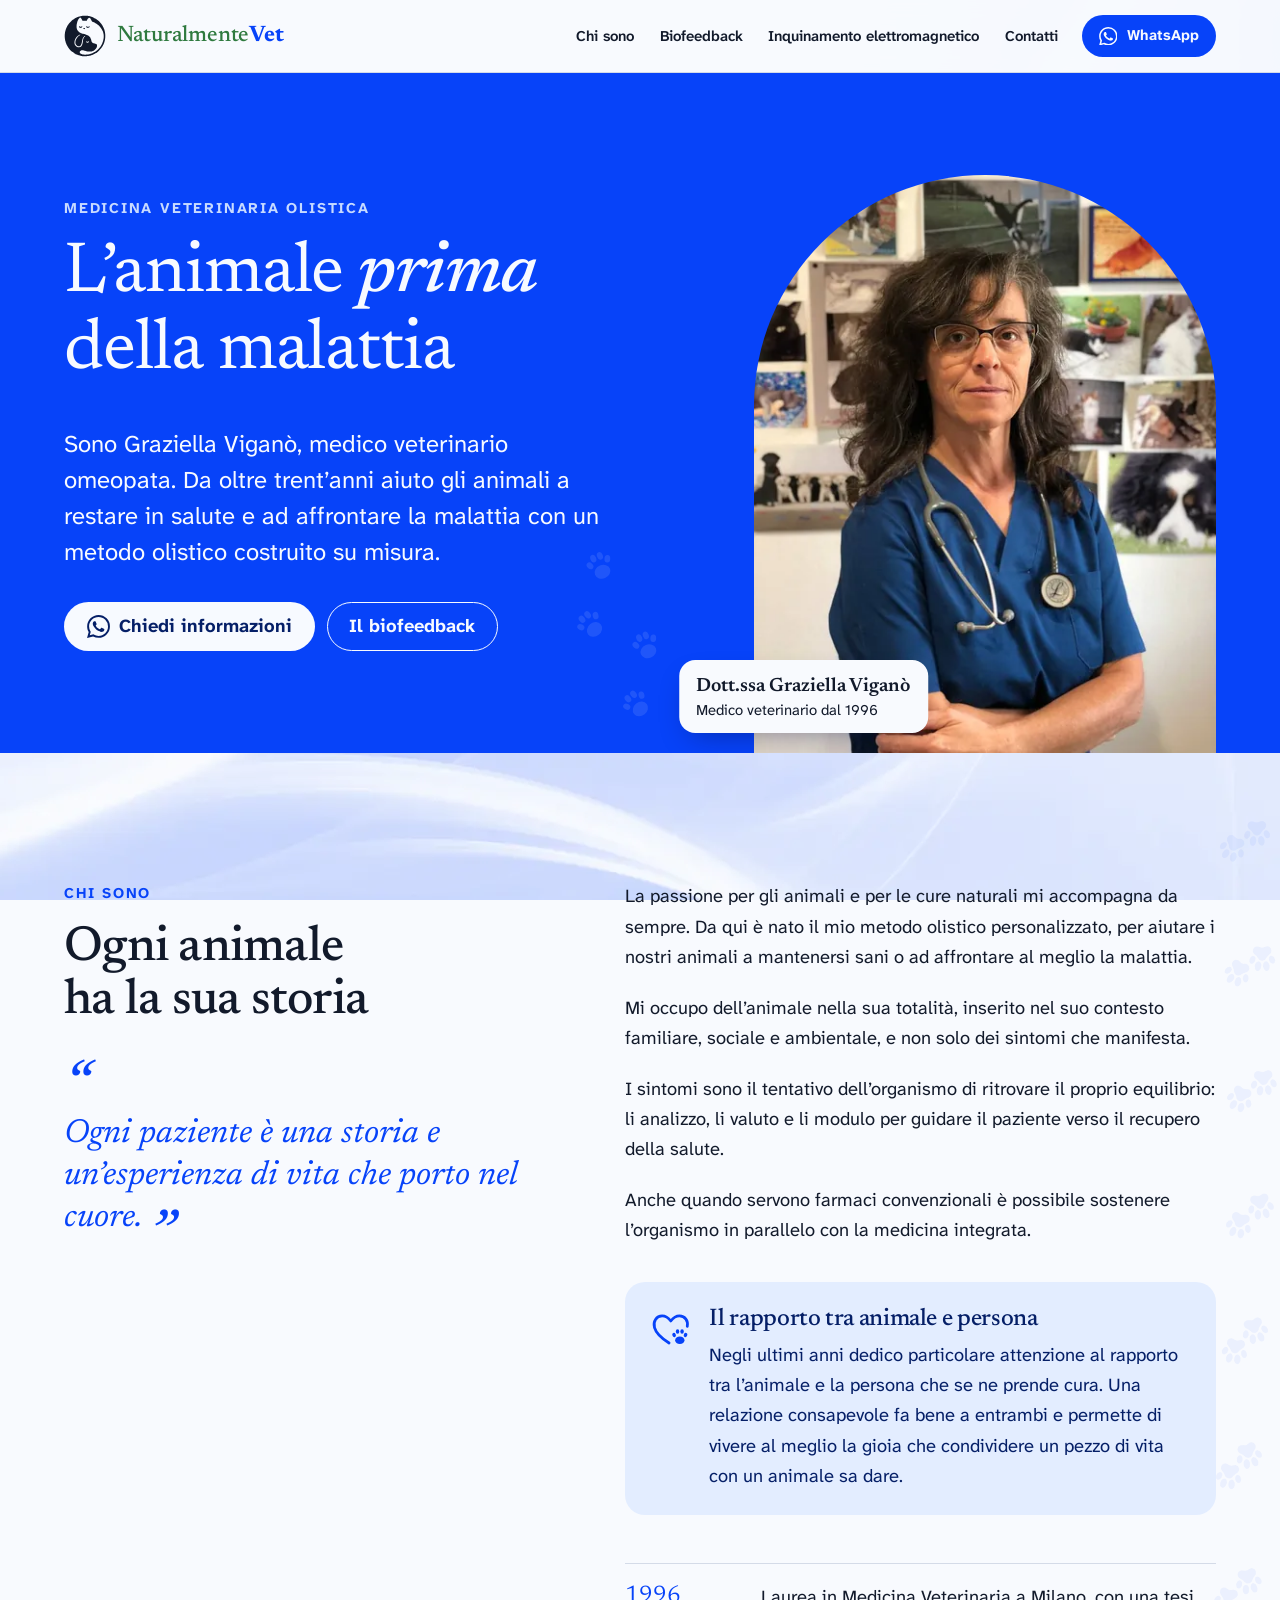
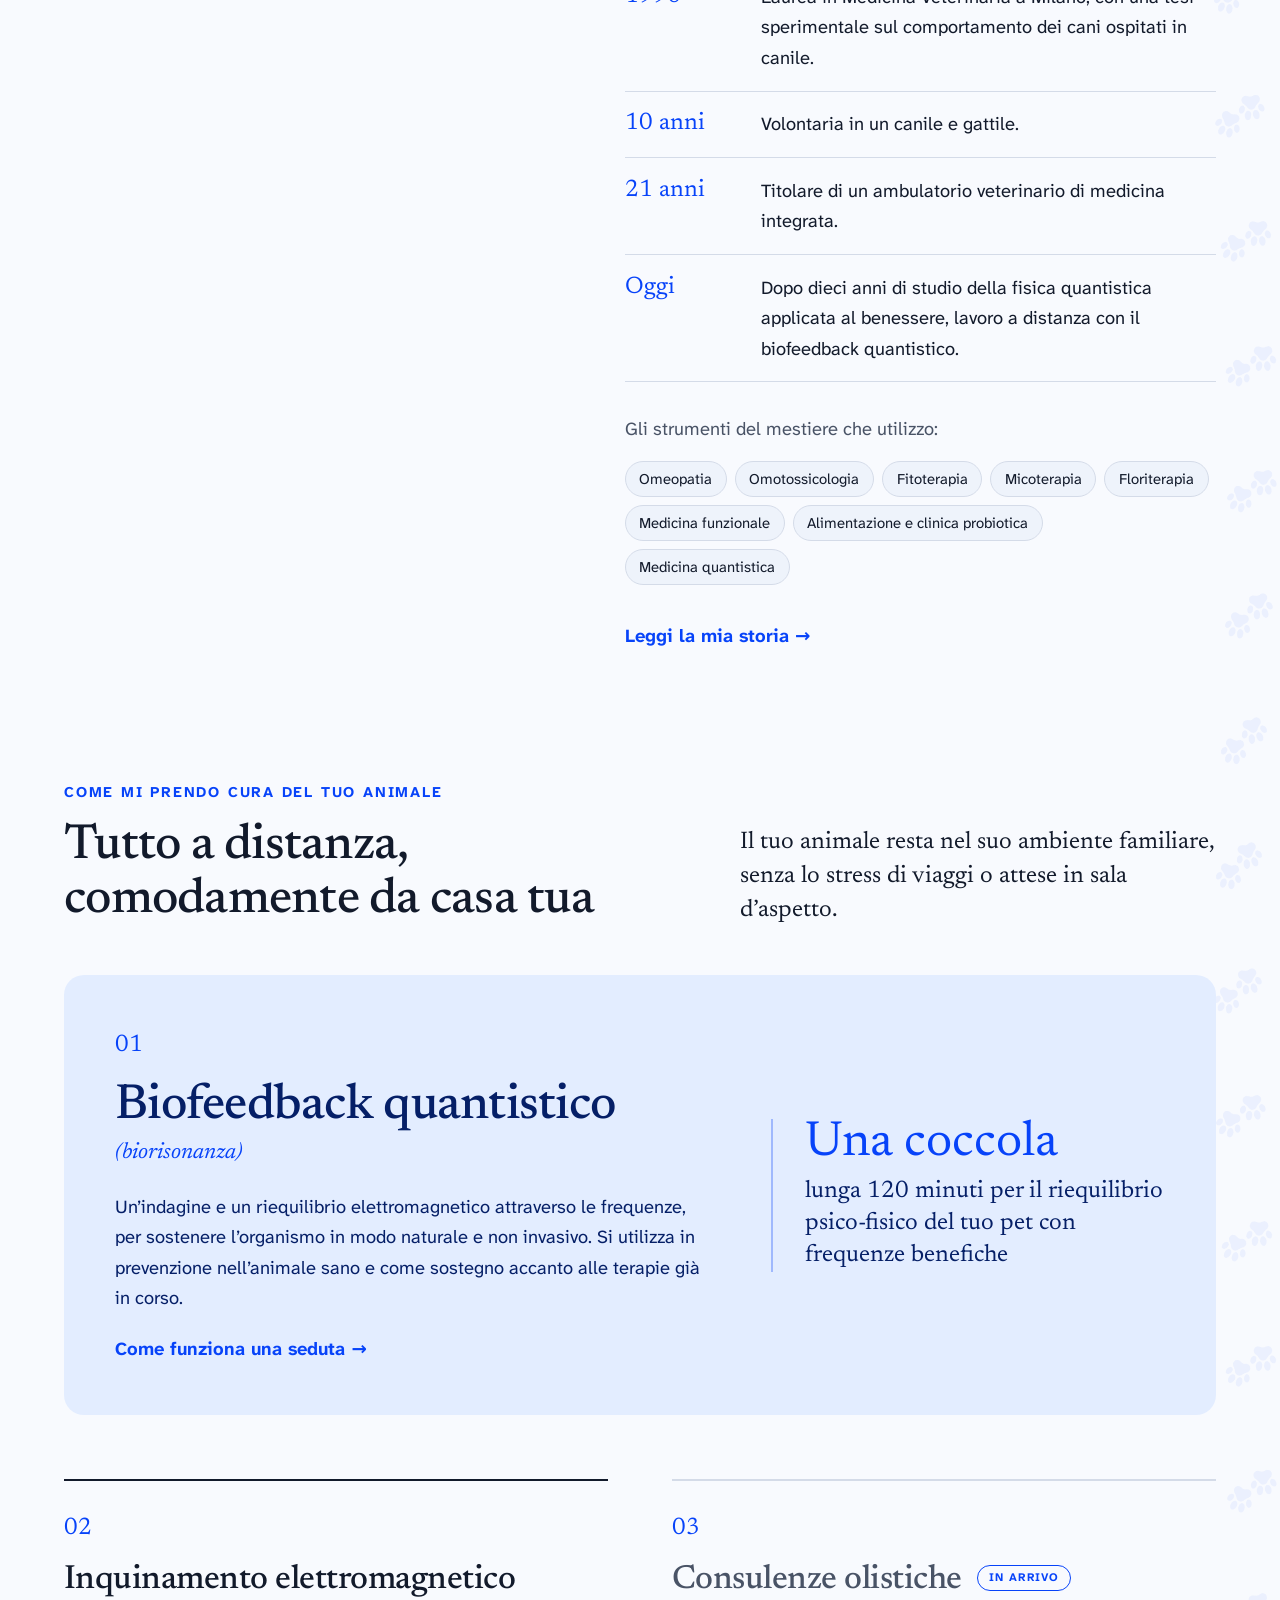
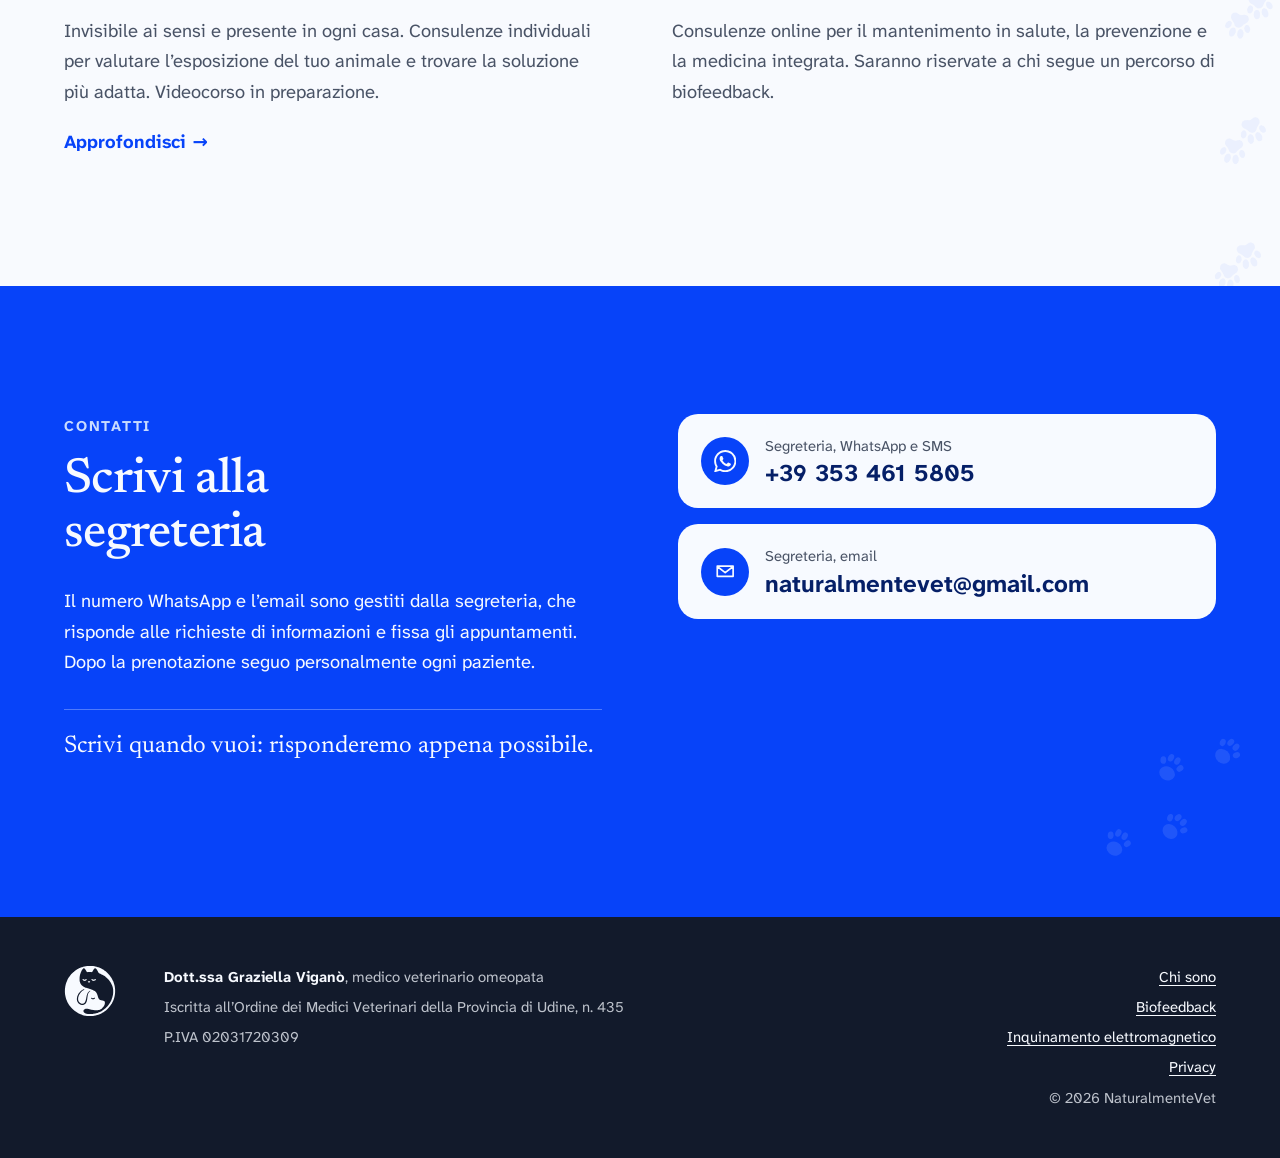
<file: index.html>
<!doctype html>
<html lang="it">
<head>
  <meta charset="utf-8">
  <meta name="viewport" content="width=device-width, initial-scale=1">
  <title>NaturalmenteVet | Dott.ssa Graziella Viganò, veterinaria olistica</title>
  <meta name="description" content="Graziella Viganò, medico veterinario omeopata dal 1996. Biofeedback quantistico a distanza e informazione sull'inquinamento elettromagnetico per il benessere di cani e gatti.">
  <link rel="canonical" href="https://naturalmentevet.it/">
  <meta name="theme-color" content="#0743f9">
  <meta property="og:type" content="website">
  <meta property="og:locale" content="it_IT">
  <meta property="og:site_name" content="NaturalmenteVet">
  <meta property="og:title" content="NaturalmenteVet | Dott.ssa Graziella Viganò">
  <meta property="og:description" content="Medicina veterinaria olistica e biofeedback quantistico a distanza.">
  <meta property="og:url" content="https://naturalmentevet.it/">
  <meta property="og:image" content="https://naturalmentevet.it/assets/foto/og-image.jpg">
  <meta name="twitter:card" content="summary_large_image">
  <link rel="icon" href="favicon.ico" sizes="32x32">
  <link rel="icon" href="favicon.svg" type="image/svg+xml">
  <link rel="apple-touch-icon" href="apple-touch-icon.png">
  <link rel="preload" href="assets/fonts/newsreader.woff2" as="font" type="font/woff2" crossorigin>
  <link rel="preload" href="assets/fonts/atkinson.woff2" as="font" type="font/woff2" crossorigin>
  <link rel="stylesheet" href="assets/css/style.css">
  <script type="application/ld+json">
  {
    "@context": "https://schema.org",
    "@type": "VeterinaryCare",
    "name": "NaturalmenteVet, Dott.ssa Graziella Viganò",
    "url": "https://naturalmentevet.it/",
    "logo": "https://naturalmentevet.it/apple-touch-icon.png",
    "image": "https://naturalmentevet.it/assets/foto/graziella-vigano-800.jpg",
    "telephone": "+393534615805",
    "email": "naturalmentevet@gmail.com",
    "areaServed": { "@type": "Country", "name": "Italia" },
    "vatID": "IT02031720309",
    "founder": {
      "@type": "Person",
      "name": "Graziella Viganò",
      "jobTitle": "Medico veterinario omeopata"
    }
  }
  </script>
</head>
<body>
  <svg xmlns="http://www.w3.org/2000/svg" style="display:none" aria-hidden="true">
    <symbol id="i-wa" viewBox="0 0 24 24"><path fill="currentColor" d="M17.47 14.38c-.3-.15-1.76-.87-2.03-.97-.27-.1-.47-.15-.67.15-.2.3-.77.97-.94 1.16-.17.2-.35.22-.64.08-.3-.15-1.26-.46-2.39-1.48-.88-.79-1.48-1.76-1.65-2.06-.17-.3-.02-.46.13-.6.13-.14.3-.35.45-.52.15-.18.2-.3.3-.5.1-.2.05-.37-.03-.52-.07-.15-.67-1.61-.92-2.2-.24-.59-.49-.5-.67-.51h-.57c-.2 0-.52.07-.79.37-.27.3-1.04 1.02-1.04 2.48s1.07 2.88 1.21 3.07c.15.2 2.1 3.2 5.08 4.49.71.3 1.26.49 1.7.63.71.22 1.36.19 1.87.12.57-.09 1.76-.72 2-1.42.25-.69.25-1.29.18-1.41-.08-.13-.27-.2-.57-.35m-5.42 7.4h-.01a9.87 9.87 0 0 1-5.03-1.38l-.36-.21-3.74.98 1-3.65-.24-.37a9.86 9.86 0 0 1-1.51-5.26c0-5.45 4.44-9.88 9.89-9.88 2.64 0 5.12 1.03 6.99 2.9a9.82 9.82 0 0 1 2.89 6.99c0 5.45-4.44 9.88-9.89 9.88m8.41-18.3A11.82 11.82 0 0 0 12.05 0C5.5 0 .16 5.34.16 11.89c0 2.1.55 4.14 1.59 5.95L.06 24l6.3-1.65a11.88 11.88 0 0 0 5.68 1.45h.01c6.55 0 11.89-5.34 11.89-11.89a11.82 11.82 0 0 0-3.48-8.41Z"/></symbol>
    <symbol id="i-mail" viewBox="0 0 24 24"><path fill="none" stroke="currentColor" stroke-width="1.8" stroke-linecap="round" stroke-linejoin="round" d="M3.5 6.5h17v11h-17zM3.5 7l8.5 6.5L20.5 7"/></symbol>
    <symbol id="i-menu" viewBox="0 0 24 24"><path fill="none" stroke="currentColor" stroke-width="2" stroke-linecap="round" d="M4 7h16M4 12h16M4 17h16"/></symbol>
    <symbol id="i-heartpaw" viewBox="0 0 24 24"><path fill="none" stroke="currentColor" stroke-width="1.6" stroke-linecap="round" stroke-linejoin="round" d="M11 20.2C8 18.3 3.6 14.9 2.6 11.3 1.6 7.7 3.7 4.6 7 4.6c2 0 3.6 1.1 5 2.9 1.4-1.8 3-2.9 5-2.9 3.2 0 5.2 2.8 4.5 6"/><g fill="currentColor"><ellipse cx="17.2" cy="18.6" rx="2.7" ry="2.2"/><ellipse cx="13.9" cy="15.6" rx="1" ry="1.25" transform="rotate(-25 13.9 15.6)"/><ellipse cx="15.9" cy="13.6" rx="1" ry="1.3"/><ellipse cx="18.5" cy="13.6" rx="1" ry="1.3"/><ellipse cx="20.5" cy="15.6" rx="1" ry="1.25" transform="rotate(25 20.5 15.6)"/></g></symbol>
  </svg>
  <a class="skip" href="#contenuto">Vai al contenuto</a>
  <header class="site-header">
    <div class="wrap">
      <a class="brand" href="./" aria-label="NaturalmenteVet, pagina iniziale">
        <img src="assets/img/logo.svg" alt="" width="42" height="42">
        <span class="brand-name">Naturalmente<b>Vet</b></span>
      </a>
      <nav class="nav" id="menu" aria-label="Principale">
        <ul>
          <li><a href="chi-sono/">Chi sono</a></li>
          <li><a href="biofeedback/">Biofeedback</a></li>
          <li><a href="inquinamento-elettromagnetico/">Inquinamento elettromagnetico</a></li>
          <li><a href="#contatti">Contatti</a></li>
        </ul>
      </nav>
      <a class="btn btn-primary btn-sm header-cta" href="https://wa.me/393534615805?text=Buongiorno%2C%20vorrei%20ricevere%20informazioni." target="_blank" rel="noopener" aria-label="Scrivi su WhatsApp">
        <svg aria-hidden="true"><use href="#i-wa"/></svg><span>WhatsApp</span>
      </a>
      <button class="menu-toggle" type="button" aria-expanded="false" aria-controls="menu">
        <svg aria-hidden="true"><use href="#i-menu"/></svg><span class="visually-hidden">Menu</span>
      </button>
    </div>
  </header>

  <main id="contenuto" class="has-walk">
    <div class="walk" aria-hidden="true"></div>
    <section class="hero has-paws" aria-labelledby="hero-title">
      <span class="paws paws-hero" aria-hidden="true"></span>
      <div class="wrap">
        <div class="hero-text">
          <p class="eyebrow rise">Medicina veterinaria olistica</p>
          <h1 id="hero-title" class="rise rise-2">L’animale <em>prima</em> della malattia</h1>
          <p class="hero-lead rise rise-3">Sono Graziella Viganò, medico veterinario omeopata. Da oltre trent’anni aiuto gli animali a restare in salute e ad affrontare la malattia con un metodo olistico costruito su misura.</p>
          <div class="hero-actions rise rise-4">
            <a class="btn btn-light" href="https://wa.me/393534615805?text=Buongiorno%2C%20vorrei%20ricevere%20informazioni." target="_blank" rel="noopener">
              <svg aria-hidden="true"><use href="#i-wa"/></svg>Chiedi informazioni
            </a>
            <a class="btn btn-ghost" href="biofeedback/">Il biofeedback</a>
          </div>
        </div>
        <figure class="hero-figure rise rise-3">
          <picture>
            <source type="image/webp" srcset="assets/foto/graziella-vigano-480.webp 480w, assets/foto/graziella-vigano-800.webp 800w" sizes="(max-width: 52rem) 85vw, 32vw">
            <img src="assets/foto/graziella-vigano-800.jpg" srcset="assets/foto/graziella-vigano-480.jpg 480w, assets/foto/graziella-vigano-800.jpg 800w" sizes="(max-width: 52rem) 85vw, 32vw" width="800" height="1000" alt="La dottoressa Graziella Viganò in divisa blu con lo stetoscopio, davanti a una parete di fotografie di cani e gatti" fetchpriority="high">
          </picture>
          <figcaption><strong>Dott.ssa Graziella Viganò</strong>Medico veterinario dal 1996</figcaption>
        </figure>
      </div>
    </section>

    <section class="section has-paws" id="chi-sono" aria-labelledby="chi-sono-title">
      <div class="wrap about">
        <div class="about-intro">
          <p class="eyebrow">Chi sono</p>
          <h2 id="chi-sono-title">Ogni animale ha la sua storia</h2>
          <blockquote class="quote">Ogni paziente è una storia e un’esperienza di vita che porto nel cuore.</blockquote>
        </div>
        <div>
          <div class="prose">
            <p>La passione per gli animali e per le cure naturali mi accompagna da sempre. Da qui è nato il mio metodo olistico personalizzato, per aiutare i nostri animali a mantenersi sani o ad affrontare al meglio la malattia.</p>
            <p>Mi occupo dell’animale nella sua totalità, inserito nel suo contesto familiare, sociale e ambientale, e non solo dei sintomi che manifesta.</p>
            <p>I sintomi sono il tentativo dell’organismo di ritrovare il proprio equilibrio: li analizzo, li valuto e li modulo per guidare il paziente verso il recupero della salute.</p>
            <p>Anche quando servono farmaci convenzionali è possibile sostenere l’organismo in parallelo con la medicina integrata.</p>
          </div>

          <div class="bond">
            <svg class="bond-icon" aria-hidden="true"><use href="#i-heartpaw"/></svg>
            <div>
              <h3>Il rapporto tra animale e persona</h3>
              <p>Negli ultimi anni dedico particolare attenzione al rapporto tra l’animale e la persona che se ne prende cura. Una relazione consapevole fa bene a entrambi e permette di vivere al meglio la gioia che condividere un pezzo di vita con un animale sa dare.</p>
            </div>
          </div>

          <ol class="timeline" aria-label="Percorso professionale">
            <li><span class="when">1996</span><p>Laurea in Medicina Veterinaria a Milano, con una tesi sperimentale sul comportamento dei cani ospitati in canile.</p></li>
            <li><span class="when">10 anni</span><p>Volontaria in un canile e gattile.</p></li>
            <li><span class="when">21 anni</span><p>Titolare di un ambulatorio veterinario di medicina integrata.</p></li>
            <li><span class="when">Oggi</span><p>Dopo dieci anni di studio della fisica quantistica applicata al benessere, lavoro a distanza con il biofeedback quantistico.</p></li>
          </ol>

          <p class="muted" style="margin:2rem 0 0">Gli strumenti del mestiere che utilizzo:</p>
          <ul class="chips">
            <li>Omeopatia</li><li>Omotossicologia</li><li>Fitoterapia</li><li>Micoterapia</li><li>Floriterapia</li><li>Medicina funzionale</li><li>Alimentazione e clinica probiotica</li><li>Medicina quantistica</li>
          </ul>

          <p style="margin:2.25rem 0 0"><a class="link-arrow" href="chi-sono/">Leggi la mia storia</a></p>
        </div>
      </div>
    </section>

    <section class="section has-paws" id="servizi" aria-labelledby="servizi-title" style="padding-top:0">
      <div class="wrap">
        <div class="services-head">
          <div>
            <p class="eyebrow">Come mi prendo cura del tuo animale</p>
            <h2 id="servizi-title">Tutto a distanza, comodamente da casa tua</h2>
          </div>
          <p>Il tuo animale resta nel suo ambiente familiare, senza lo stress di viaggi o attese in sala d’aspetto.</p>
        </div>

        <article class="feature">
          <div>
            <p class="num">01</p>
            <h3>Biofeedback quantistico <small>(biorisonanza)</small></h3>
            <p>Un’indagine e un riequilibrio elettromagnetico attraverso le frequenze, per sostenere l’organismo in modo naturale e non invasivo. Si utilizza in prevenzione nell’animale sano e come sostegno accanto alle terapie già in corso.</p>
            <a class="link-arrow" href="biofeedback/">Come funziona una seduta</a>
          </div>
          <p class="feature-note"><strong>Una coccola</strong> lunga 120 minuti per il riequilibrio psico-fisico del tuo pet con frequenze benefiche</p>
        </article>

        <div class="service-list">
          <article class="service">
            <p class="num">02</p>
            <h3>Inquinamento elettromagnetico</h3>
            <p>Invisibile ai sensi e presente in ogni casa. Consulenze individuali per valutare l’esposizione del tuo animale e trovare la soluzione più adatta. Videocorso in preparazione.</p>
            <a class="link-arrow" href="inquinamento-elettromagnetico/">Approfondisci</a>
          </article>
          <article class="service is-soon">
            <p class="num">03</p>
            <h3>Consulenze olistiche <span class="badge">In arrivo</span></h3>
            <p>Consulenze online per il mantenimento in salute, la prevenzione e la medicina integrata. Saranno riservate a chi segue un percorso di biofeedback.</p>
          </article>
        </div>
      </div>
    </section>

    <section class="section contact has-paws" id="contatti" aria-labelledby="contatti-title">
      <span class="paws paws-c" aria-hidden="true"></span>
      <div class="wrap">
        <div>
          <p class="eyebrow">Contatti</p>
          <h2 id="contatti-title">Scrivi alla segreteria</h2>
          <p>Il numero WhatsApp e l’email sono gestiti dalla segreteria, che risponde alle richieste di informazioni e fissa gli appuntamenti. Dopo la prenotazione seguo personalmente ogni paziente.</p>
          <p class="reply-note">Scrivi quando vuoi: risponderemo appena possibile.</p>
        </div>
        <ul class="channels">
          <li>
            <a class="channel" href="https://wa.me/393534615805?text=Buongiorno%2C%20vorrei%20ricevere%20informazioni." target="_blank" rel="noopener">
              <span class="icon"><svg aria-hidden="true"><use href="#i-wa"/></svg></span>
              <span><small>Segreteria, WhatsApp e SMS</small><strong>+39 353 461 5805</strong></span>
            </a>
          </li>
          <li>
            <a class="channel" href="mailto:naturalmentevet@gmail.com?subject=Richiesta%20informazioni%20dal%20sito">
              <span class="icon"><svg aria-hidden="true"><use href="#i-mail"/></svg></span>
              <span><small>Segreteria, email</small><strong>naturalmentevet@gmail.com</strong></span>
            </a>
          </li>
        </ul>
      </div>
    </section>
  </main>

  <footer class="site-footer">
    <div class="wrap">
      <img src="assets/img/logo-light.svg" alt="" width="52" height="52">
      <div>
        <p><strong>Dott.ssa Graziella Viganò</strong>, medico veterinario omeopata</p>
        <p>Iscritta all’Ordine dei Medici Veterinari della Provincia di Udine, n. 435</p>
        <p>P.IVA 02031720309</p>
      </div>
      <ul class="footer-links">
        <li><a href="chi-sono/">Chi sono</a></li>
        <li><a href="biofeedback/">Biofeedback</a></li>
        <li><a href="inquinamento-elettromagnetico/">Inquinamento elettromagnetico</a></li>
        <li><a href="privacy/">Privacy</a></li>
        <li>&copy; <span data-year>2026</span> NaturalmenteVet</li>
      </ul>
    </div>
  </footer>

  <script src="assets/js/main.js" defer></script>
</body>
</html>
</file>
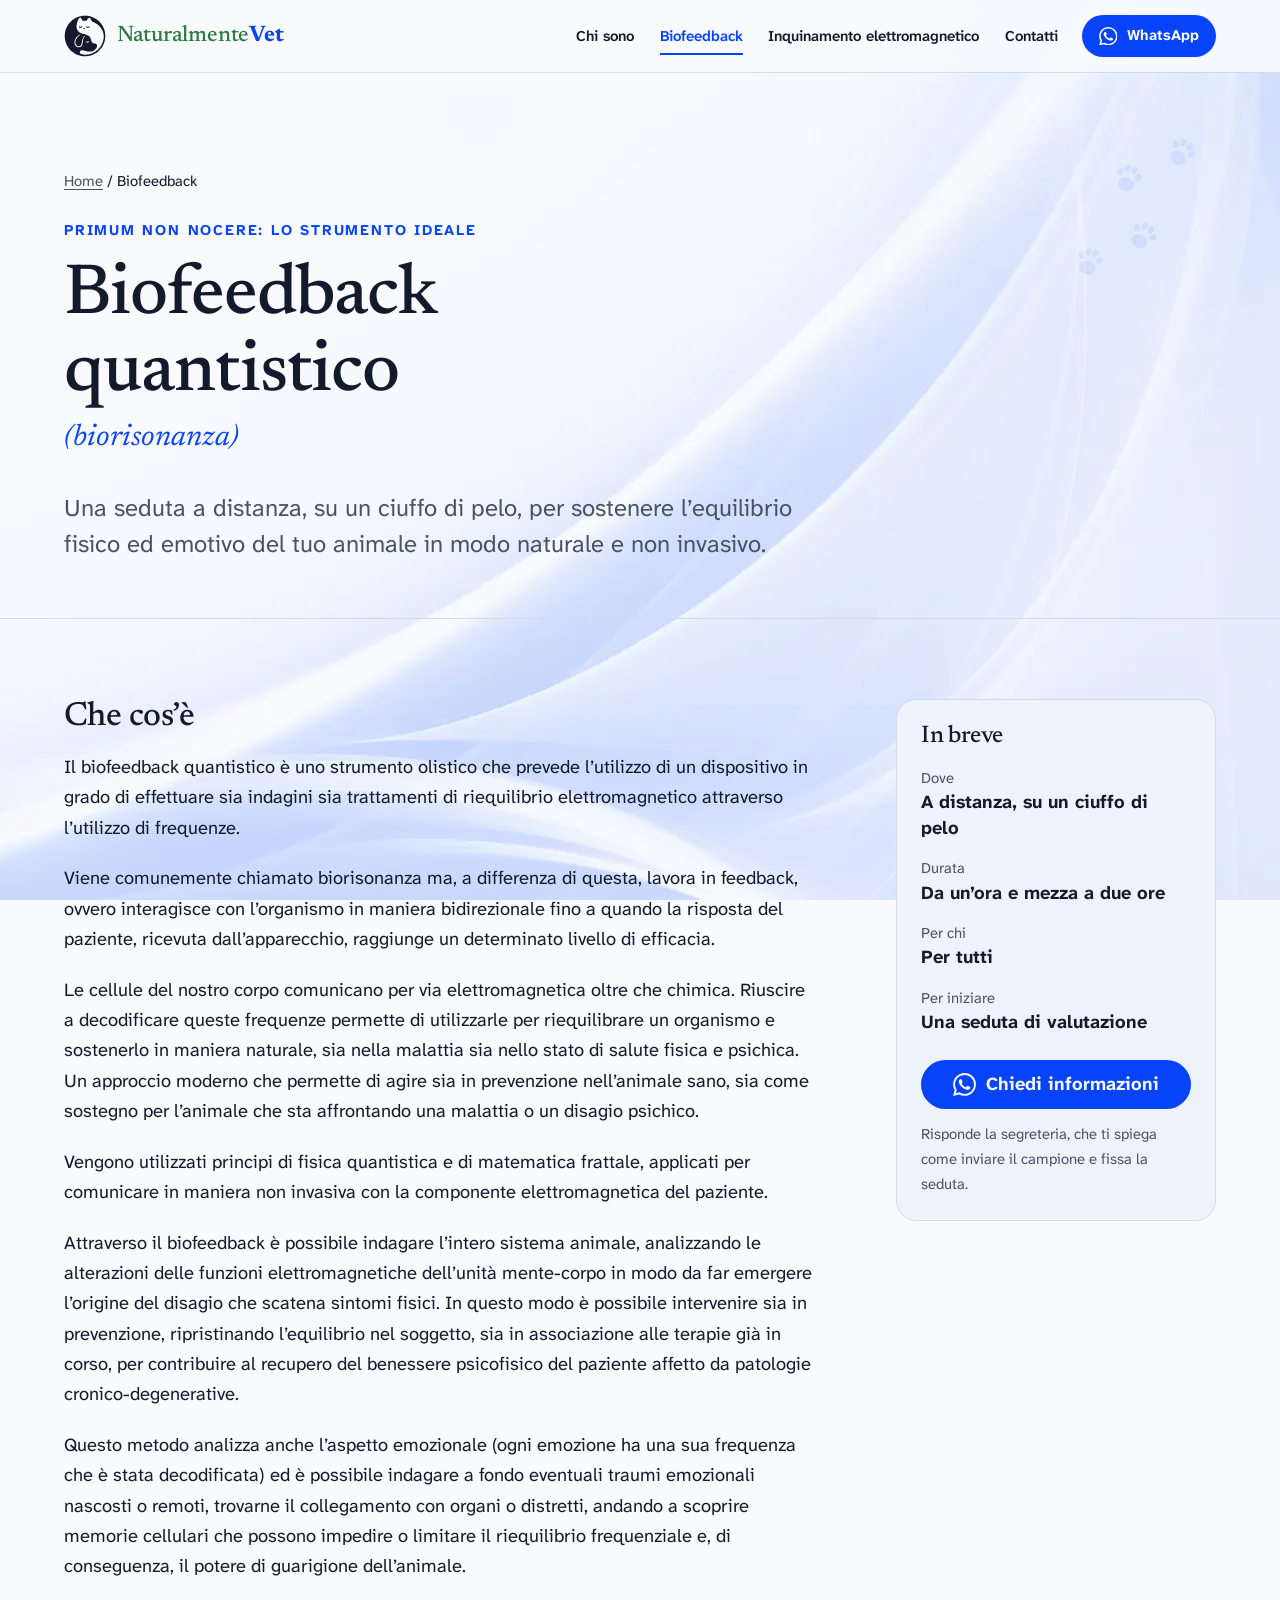
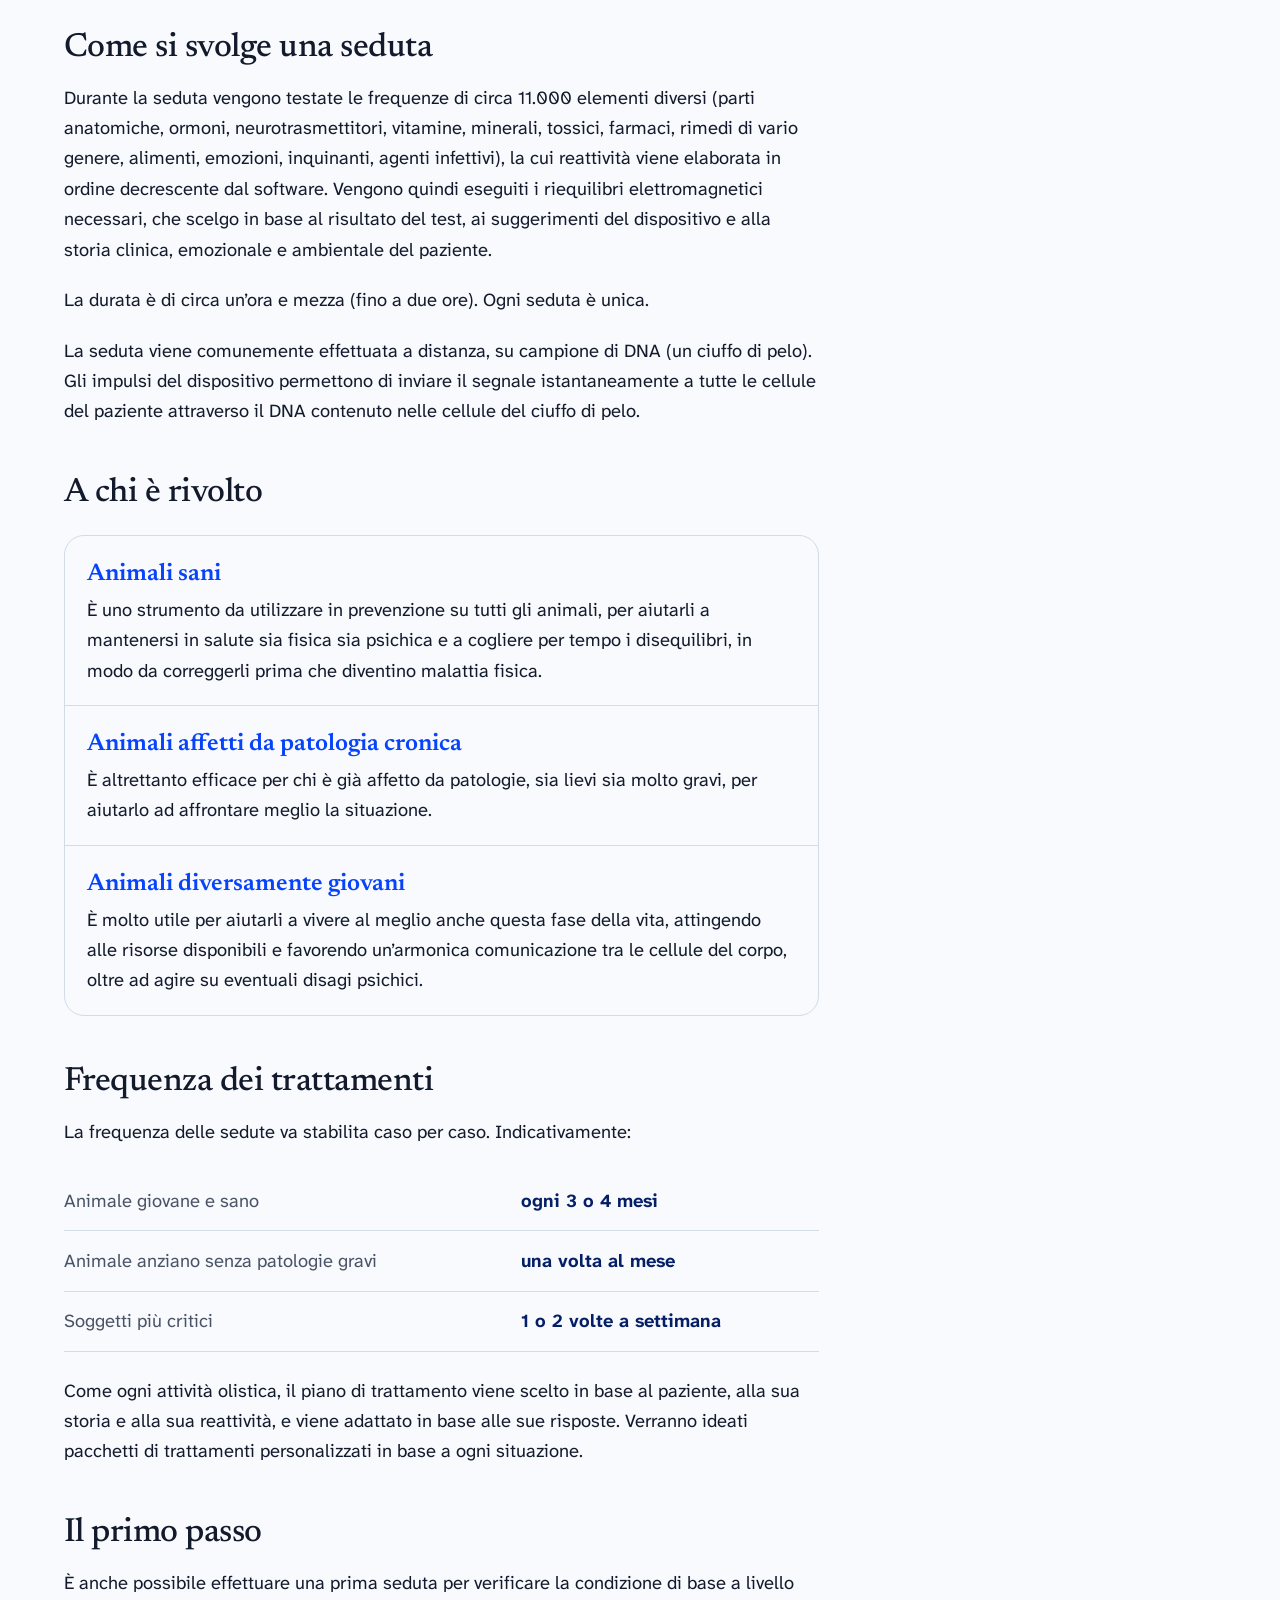
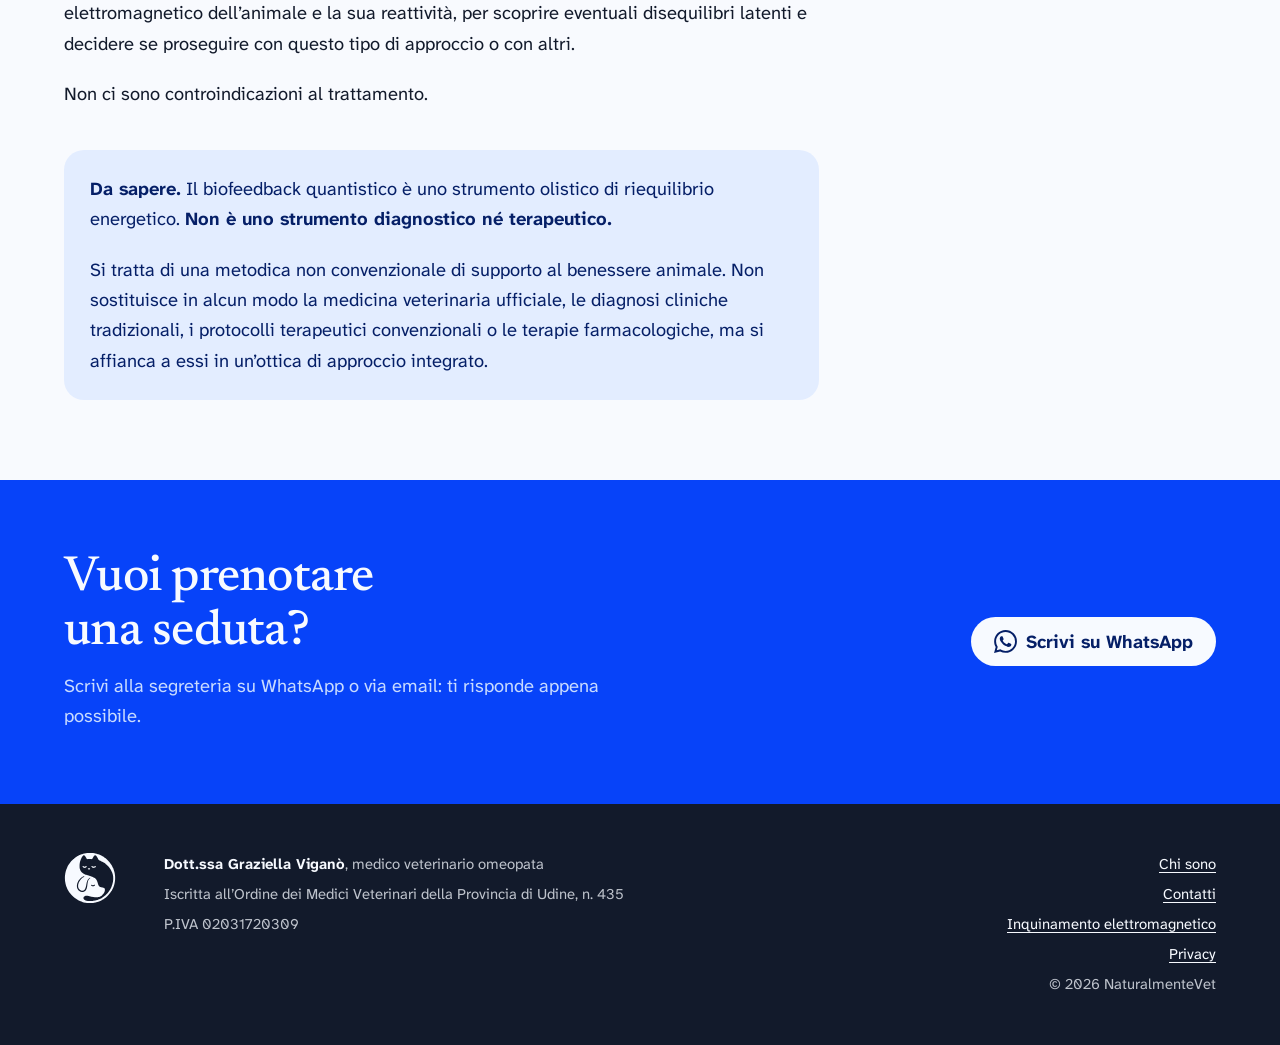
<file: biofeedback/index.html>
<!doctype html>
<html lang="it">
<head>
  <meta charset="utf-8">
  <meta name="viewport" content="width=device-width, initial-scale=1">
  <title>Biofeedback quantistico a distanza per animali | NaturalmenteVet</title>
  <meta name="description" content="Come funziona una seduta di biofeedback quantistico (biorisonanza) con la dott.ssa Graziella Viganò: a distanza, su un ciuffo di pelo, per animali sani, malati o anziani.">
  <link rel="canonical" href="https://naturalmentevet.it/biofeedback/">
  <meta name="theme-color" content="#0743f9">
  <meta property="og:type" content="article">
  <meta property="og:locale" content="it_IT">
  <meta property="og:site_name" content="NaturalmenteVet">
  <meta property="og:title" content="Biofeedback quantistico a distanza | NaturalmenteVet">
  <meta property="og:description" content="Una seduta a distanza su un ciuffo di pelo: come funziona e a chi è rivolta.">
  <meta property="og:url" content="https://naturalmentevet.it/biofeedback/">
  <meta property="og:image" content="https://naturalmentevet.it/assets/foto/og-image.jpg">
  <meta name="twitter:card" content="summary_large_image">
  <link rel="icon" href="../favicon.ico" sizes="32x32">
  <link rel="icon" href="../favicon.svg" type="image/svg+xml">
  <link rel="apple-touch-icon" href="../apple-touch-icon.png">
  <link rel="preload" href="../assets/fonts/newsreader.woff2" as="font" type="font/woff2" crossorigin>
  <link rel="preload" href="../assets/fonts/atkinson.woff2" as="font" type="font/woff2" crossorigin>
  <link rel="stylesheet" href="../assets/css/style.css">
</head>
<body>
  <svg xmlns="http://www.w3.org/2000/svg" style="display:none" aria-hidden="true">
    <symbol id="i-wa" viewBox="0 0 24 24"><path fill="currentColor" d="M17.47 14.38c-.3-.15-1.76-.87-2.03-.97-.27-.1-.47-.15-.67.15-.2.3-.77.97-.94 1.16-.17.2-.35.22-.64.08-.3-.15-1.26-.46-2.39-1.48-.88-.79-1.48-1.76-1.65-2.06-.17-.3-.02-.46.13-.6.13-.14.3-.35.45-.52.15-.18.2-.3.3-.5.1-.2.05-.37-.03-.52-.07-.15-.67-1.61-.92-2.2-.24-.59-.49-.5-.67-.51h-.57c-.2 0-.52.07-.79.37-.27.3-1.04 1.02-1.04 2.48s1.07 2.88 1.21 3.07c.15.2 2.1 3.2 5.08 4.49.71.3 1.26.49 1.7.63.71.22 1.36.19 1.87.12.57-.09 1.76-.72 2-1.42.25-.69.25-1.29.18-1.41-.08-.13-.27-.2-.57-.35m-5.42 7.4h-.01a9.87 9.87 0 0 1-5.03-1.38l-.36-.21-3.74.98 1-3.65-.24-.37a9.86 9.86 0 0 1-1.51-5.26c0-5.45 4.44-9.88 9.89-9.88 2.64 0 5.12 1.03 6.99 2.9a9.82 9.82 0 0 1 2.89 6.99c0 5.45-4.44 9.88-9.89 9.88m8.41-18.3A11.82 11.82 0 0 0 12.05 0C5.5 0 .16 5.34.16 11.89c0 2.1.55 4.14 1.59 5.95L.06 24l6.3-1.65a11.88 11.88 0 0 0 5.68 1.45h.01c6.55 0 11.89-5.34 11.89-11.89a11.82 11.82 0 0 0-3.48-8.41Z"/></symbol>
    <symbol id="i-mail" viewBox="0 0 24 24"><path fill="none" stroke="currentColor" stroke-width="1.8" stroke-linecap="round" stroke-linejoin="round" d="M3.5 6.5h17v11h-17zM3.5 7l8.5 6.5L20.5 7"/></symbol>
    <symbol id="i-menu" viewBox="0 0 24 24"><path fill="none" stroke="currentColor" stroke-width="2" stroke-linecap="round" d="M4 7h16M4 12h16M4 17h16"/></symbol>
    <symbol id="i-heartpaw" viewBox="0 0 24 24"><path fill="none" stroke="currentColor" stroke-width="1.6" stroke-linecap="round" stroke-linejoin="round" d="M11 20.2C8 18.3 3.6 14.9 2.6 11.3 1.6 7.7 3.7 4.6 7 4.6c2 0 3.6 1.1 5 2.9 1.4-1.8 3-2.9 5-2.9 3.2 0 5.2 2.8 4.5 6"/><g fill="currentColor"><ellipse cx="17.2" cy="18.6" rx="2.7" ry="2.2"/><ellipse cx="13.9" cy="15.6" rx="1" ry="1.25" transform="rotate(-25 13.9 15.6)"/><ellipse cx="15.9" cy="13.6" rx="1" ry="1.3"/><ellipse cx="18.5" cy="13.6" rx="1" ry="1.3"/><ellipse cx="20.5" cy="15.6" rx="1" ry="1.25" transform="rotate(25 20.5 15.6)"/></g></symbol>
  </svg>
  <a class="skip" href="#contenuto">Vai al contenuto</a>
  <header class="site-header">
    <div class="wrap">
      <a class="brand" href="../" aria-label="NaturalmenteVet, pagina iniziale">
        <img src="../assets/img/logo.svg" alt="" width="42" height="42">
        <span class="brand-name">Naturalmente<b>Vet</b></span>
      </a>
      <nav class="nav" id="menu" aria-label="Principale">
        <ul>
          <li><a href="../chi-sono/">Chi sono</a></li>
          <li><a href="./" aria-current="page">Biofeedback</a></li>
          <li><a href="../inquinamento-elettromagnetico/">Inquinamento elettromagnetico</a></li>
          <li><a href="../#contatti">Contatti</a></li>
        </ul>
      </nav>
      <a class="btn btn-primary btn-sm header-cta" href="https://wa.me/393534615805?text=Buongiorno%2C%20vorrei%20informazioni%20sul%20biofeedback%20quantistico." target="_blank" rel="noopener" aria-label="Scrivi su WhatsApp">
        <svg aria-hidden="true"><use href="#i-wa"/></svg><span>WhatsApp</span>
      </a>
      <button class="menu-toggle" type="button" aria-expanded="false" aria-controls="menu">
        <svg aria-hidden="true"><use href="#i-menu"/></svg><span class="visually-hidden">Menu</span>
      </button>
    </div>
  </header>

  <main id="contenuto">
    <header class="page-hero has-paws">
      <span class="paws paws-page" aria-hidden="true"></span>
      <div class="wrap">
        <p class="breadcrumb"><a href="../">Home</a> / Biofeedback</p>
        <p class="eyebrow">Primum non nocere: lo strumento ideale</p>
        <h1>Biofeedback quantistico <small>(biorisonanza)</small></h1>
        <p class="lead">Una seduta a distanza, su un ciuffo di pelo, per sostenere l’equilibrio fisico ed emotivo del tuo animale in modo naturale e non invasivo.</p>
      </div>
    </header>

    <div class="section-tight">
      <div class="wrap article">
        <article class="prose">
          <h2>Che cos’è</h2>
          <p>Il biofeedback quantistico è uno strumento olistico che prevede l’utilizzo di un dispositivo in grado di effettuare sia indagini sia trattamenti di riequilibrio elettromagnetico attraverso l’utilizzo di frequenze.</p>
          <p>Viene comunemente chiamato biorisonanza ma, a differenza di questa, lavora in feedback, ovvero interagisce con l’organismo in maniera bidirezionale fino a quando la risposta del paziente, ricevuta dall’apparecchio, raggiunge un determinato livello di efficacia.</p>
          <p>Le cellule del nostro corpo comunicano per via elettromagnetica oltre che chimica. Riuscire a decodificare queste frequenze permette di utilizzarle per riequilibrare un organismo e sostenerlo in maniera naturale, sia nella malattia sia nello stato di salute fisica e psichica. Un approccio moderno che permette di agire sia in prevenzione nell’animale sano, sia come sostegno per l’animale che sta affrontando una malattia o un disagio psichico.</p>
          <p>Vengono utilizzati principi di fisica quantistica e di matematica frattale, applicati per comunicare in maniera non invasiva con la componente elettromagnetica del paziente.</p>
          <p>Attraverso il biofeedback è possibile indagare l’intero sistema animale, analizzando le alterazioni delle funzioni elettromagnetiche dell’unità mente-corpo in modo da far emergere l’origine del disagio che scatena sintomi fisici. In questo modo è possibile intervenire sia in prevenzione, ripristinando l’equilibrio nel soggetto, sia in associazione alle terapie già in corso, per contribuire al recupero del benessere psicofisico del paziente affetto da patologie cronico-degenerative.</p>
          <p>Questo metodo analizza anche l’aspetto emozionale (ogni emozione ha una sua frequenza che è stata decodificata) ed è possibile indagare a fondo eventuali traumi emozionali nascosti o remoti, trovarne il collegamento con organi o distretti, andando a scoprire memorie cellulari che possono impedire o limitare il riequilibrio frequenziale e, di conseguenza, il potere di guarigione dell’animale.</p>

          <h2>Come si svolge una seduta</h2>
          <p>Durante la seduta vengono testate le frequenze di circa 11.000 elementi diversi (parti anatomiche, ormoni, neurotrasmettitori, vitamine, minerali, tossici, farmaci, rimedi di vario genere, alimenti, emozioni, inquinanti, agenti infettivi), la cui reattività viene elaborata in ordine decrescente dal software. Vengono quindi eseguiti i riequilibri elettromagnetici necessari, che scelgo in base al risultato del test, ai suggerimenti del dispositivo e alla storia clinica, emozionale e ambientale del paziente.</p>
          <p>La durata è di circa un’ora e mezza (fino a due ore). Ogni seduta è unica.</p>
          <p>La seduta viene comunemente effettuata a distanza, su campione di DNA (un ciuffo di pelo). Gli impulsi del dispositivo permettono di inviare il segnale istantaneamente a tutte le cellule del paziente attraverso il DNA contenuto nelle cellule del ciuffo di pelo.</p>

          <h2>A chi è rivolto</h2>
          <ul class="who">
            <li><strong>Animali sani</strong>È uno strumento da utilizzare in prevenzione su tutti gli animali, per aiutarli a mantenersi in salute sia fisica sia psichica e a cogliere per tempo i disequilibri, in modo da correggerli prima che diventino malattia fisica.</li>
            <li><strong>Animali affetti da patologia cronica</strong>È altrettanto efficace per chi è già affetto da patologie, sia lievi sia molto gravi, per aiutarlo ad affrontare meglio la situazione.</li>
            <li><strong>Animali diversamente giovani</strong>È molto utile per aiutarli a vivere al meglio anche questa fase della vita, attingendo alle risorse disponibili e favorendo un’armonica comunicazione tra le cellule del corpo, oltre ad agire su eventuali disagi psichici.</li>
          </ul>

          <h2>Frequenza dei trattamenti</h2>
          <p>La frequenza delle sedute va stabilita caso per caso. Indicativamente:</p>
          <table class="freq">
            <tbody>
              <tr><th scope="row">Animale giovane e sano</th><td>ogni 3 o 4 mesi</td></tr>
              <tr><th scope="row">Animale anziano senza patologie gravi</th><td>una volta al mese</td></tr>
              <tr><th scope="row">Soggetti più critici</th><td>1 o 2 volte a settimana</td></tr>
            </tbody>
          </table>
          <p>Come ogni attività olistica, il piano di trattamento viene scelto in base al paziente, alla sua storia e alla sua reattività, e viene adattato in base alle sue risposte. Verranno ideati pacchetti di trattamenti personalizzati in base a ogni situazione.</p>

          <h2>Il primo passo</h2>
          <p>È anche possibile effettuare una prima seduta per verificare la condizione di base a livello elettromagnetico dell’animale e la sua reattività, per scoprire eventuali disequilibri latenti e decidere se proseguire con questo tipo di approccio o con altri.</p>
          <p>Non ci sono controindicazioni al trattamento.</p>

          <div class="callout">
            <p><strong>Da sapere.</strong> Il biofeedback quantistico è uno strumento olistico di riequilibrio energetico. <strong>Non è uno strumento diagnostico né terapeutico.</strong></p>
            <p>Si tratta di una metodica non convenzionale di supporto al benessere animale. Non sostituisce in alcun modo la medicina veterinaria ufficiale, le diagnosi cliniche tradizionali, i protocolli terapeutici convenzionali o le terapie farmacologiche, ma si affianca a essi in un’ottica di approccio integrato.</p>
          </div>
        </article>

        <aside class="aside" aria-labelledby="in-breve">
          <h2 id="in-breve">In breve</h2>
          <dl>
            <dt>Dove</dt><dd>A distanza, su un ciuffo di pelo</dd>
            <dt>Durata</dt><dd>Da un’ora e mezza a due ore</dd>
            <dt>Per chi</dt><dd>Per tutti</dd>
            <dt>Per iniziare</dt><dd>Una seduta di valutazione</dd>
          </dl>
          <a class="btn btn-primary" href="https://wa.me/393534615805?text=Buongiorno%2C%20vorrei%20informazioni%20sul%20biofeedback%20quantistico." target="_blank" rel="noopener">
            <svg aria-hidden="true"><use href="#i-wa"/></svg>Chiedi informazioni
          </a>
          <p class="note">Risponde la segreteria, che ti spiega come inviare il campione e fissa la seduta.</p>
        </aside>
      </div>
    </div>

    <section class="cta-band" aria-labelledby="cta-title">
      <div class="wrap">
        <div>
          <h2 id="cta-title">Vuoi prenotare una seduta?</h2>
          <p>Scrivi alla segreteria su WhatsApp o via email: ti risponde appena possibile.</p>
        </div>
        <a class="btn btn-light" href="https://wa.me/393534615805?text=Buongiorno%2C%20vorrei%20prenotare%20una%20seduta%20di%20biofeedback." target="_blank" rel="noopener">
          <svg aria-hidden="true"><use href="#i-wa"/></svg>Scrivi su WhatsApp
        </a>
      </div>
    </section>
  </main>

  <footer class="site-footer">
    <div class="wrap">
      <img src="../assets/img/logo-light.svg" alt="" width="52" height="52">
      <div>
        <p><strong>Dott.ssa Graziella Viganò</strong>, medico veterinario omeopata</p>
        <p>Iscritta all’Ordine dei Medici Veterinari della Provincia di Udine, n. 435</p>
        <p>P.IVA 02031720309</p>
      </div>
      <ul class="footer-links">
        <li><a href="../chi-sono/">Chi sono</a></li>
        <li><a href="../#contatti">Contatti</a></li>
        <li><a href="../inquinamento-elettromagnetico/">Inquinamento elettromagnetico</a></li>
        <li><a href="../privacy/">Privacy</a></li>
        <li>&copy; <span data-year>2026</span> NaturalmenteVet</li>
      </ul>
    </div>
  </footer>

  <script src="../assets/js/main.js" defer></script>
</body>
</html>
</file>
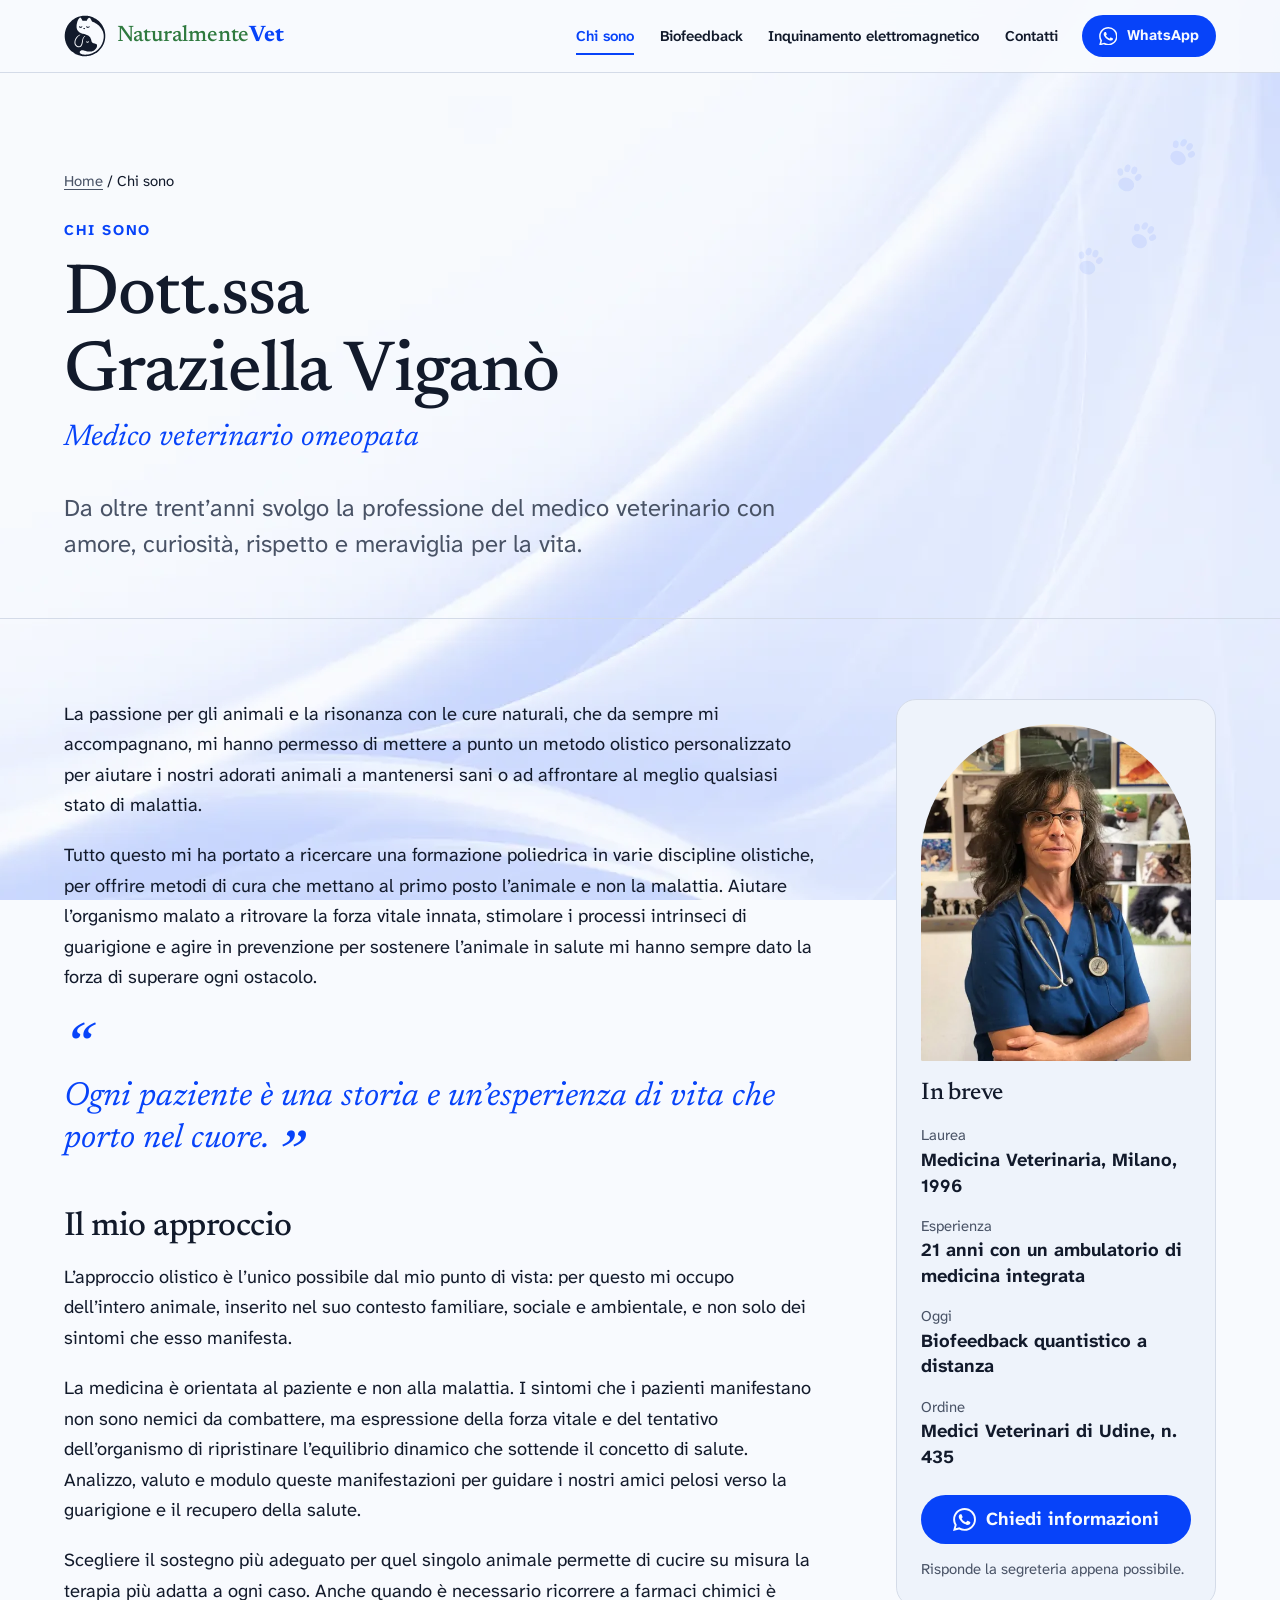
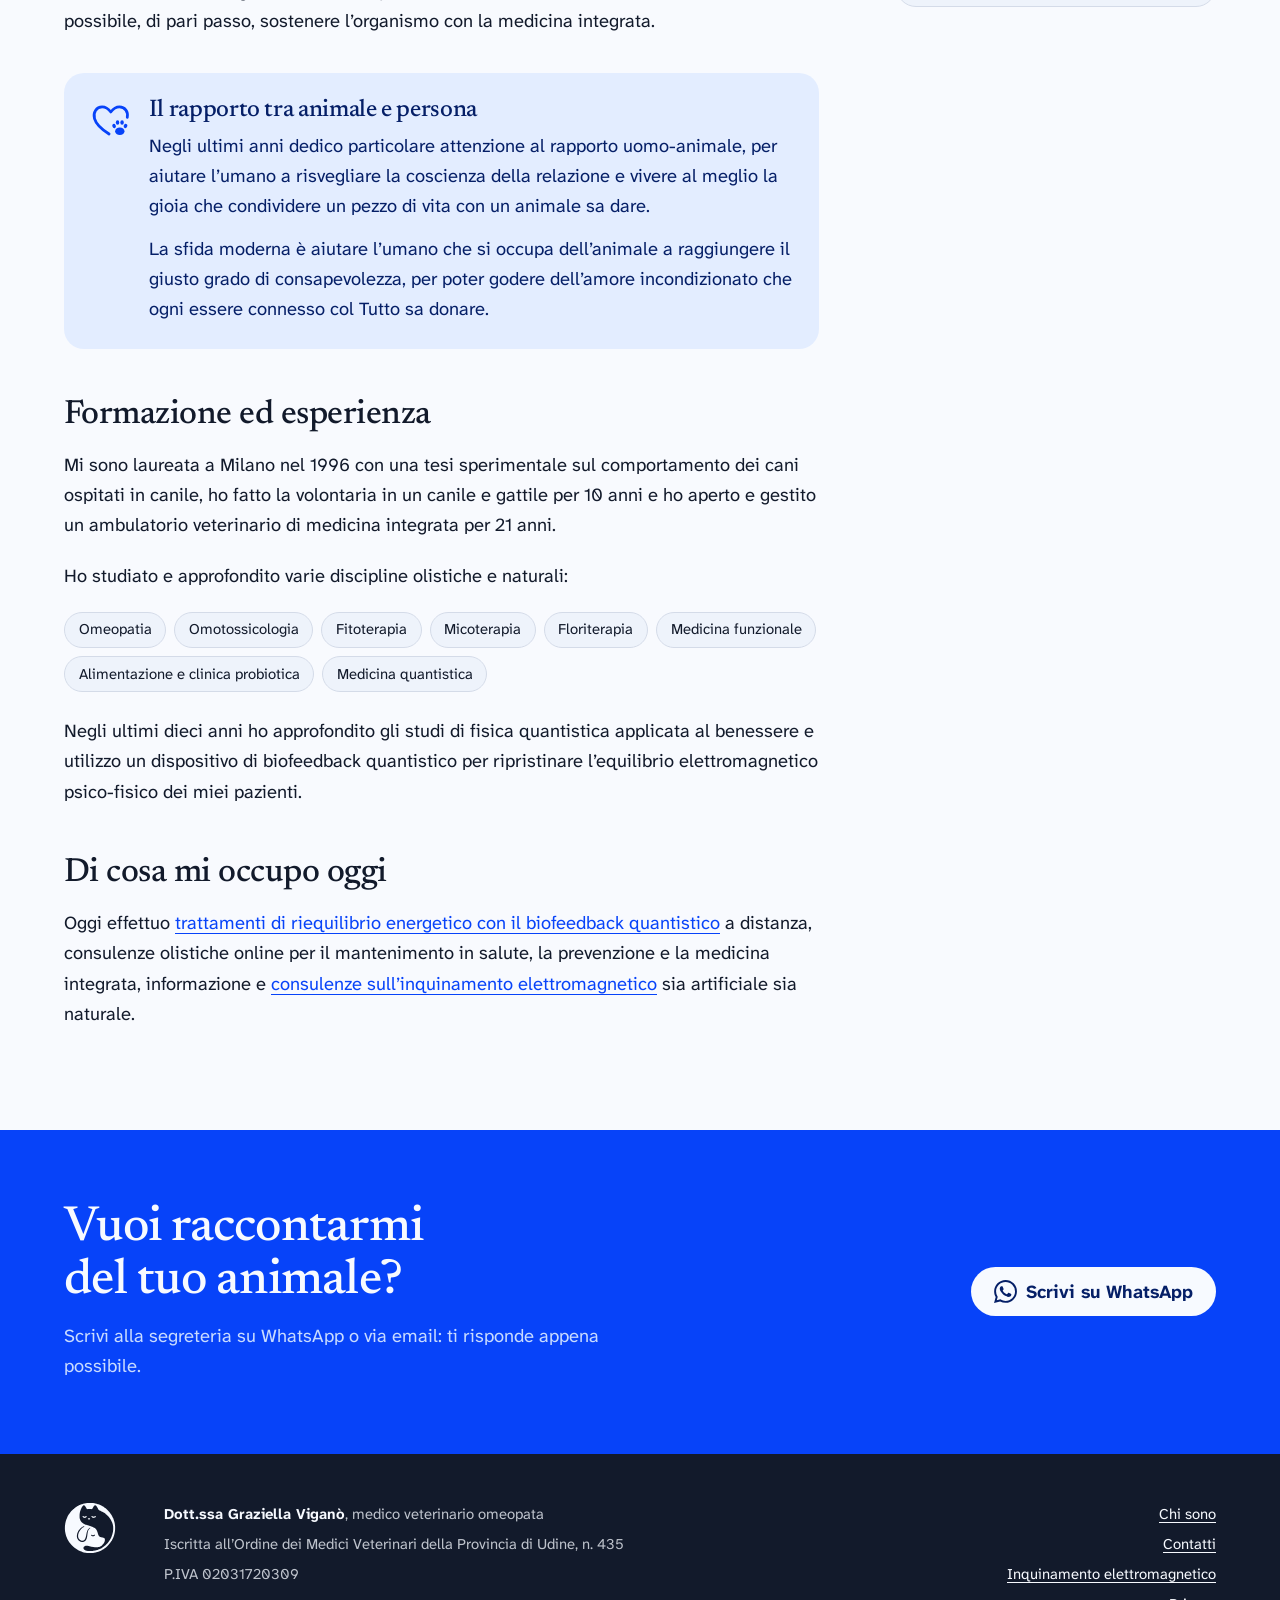
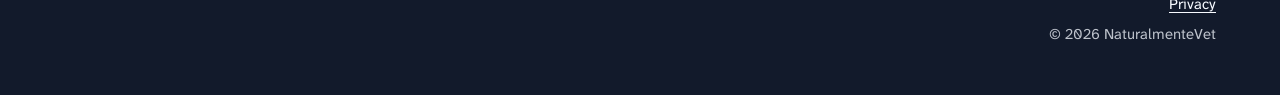
<file: chi-sono/index.html>
<!doctype html>
<html lang="it">
<head>
  <meta charset="utf-8">
  <meta name="viewport" content="width=device-width, initial-scale=1">
  <title>Chi sono | Dott.ssa Graziella Viganò, NaturalmenteVet</title>
  <meta name="description" content="La dott.ssa Graziella Viganò, medico veterinario omeopata dal 1996: il suo approccio olistico, la formazione e il lavoro di oggi con il biofeedback quantistico a distanza.">
  <link rel="canonical" href="https://naturalmentevet.it/chi-sono/">
  <meta name="theme-color" content="#0743f9">
  <meta property="og:type" content="profile">
  <meta property="og:locale" content="it_IT">
  <meta property="og:site_name" content="NaturalmenteVet">
  <meta property="og:title" content="Chi sono | Dott.ssa Graziella Viganò">
  <meta property="og:description" content="Medico veterinario omeopata da oltre trent'anni: l'animale prima della malattia.">
  <meta property="og:url" content="https://naturalmentevet.it/chi-sono/">
  <meta property="og:image" content="https://naturalmentevet.it/assets/foto/og-image.jpg">
  <meta name="twitter:card" content="summary_large_image">
  <link rel="icon" href="../favicon.ico" sizes="32x32">
  <link rel="icon" href="../favicon.svg" type="image/svg+xml">
  <link rel="apple-touch-icon" href="../apple-touch-icon.png">
  <link rel="preload" href="../assets/fonts/newsreader.woff2" as="font" type="font/woff2" crossorigin>
  <link rel="preload" href="../assets/fonts/atkinson.woff2" as="font" type="font/woff2" crossorigin>
  <link rel="stylesheet" href="../assets/css/style.css">
</head>
<body>
  <svg xmlns="http://www.w3.org/2000/svg" style="display:none" aria-hidden="true">
    <symbol id="i-wa" viewBox="0 0 24 24"><path fill="currentColor" d="M17.47 14.38c-.3-.15-1.76-.87-2.03-.97-.27-.1-.47-.15-.67.15-.2.3-.77.97-.94 1.16-.17.2-.35.22-.64.08-.3-.15-1.26-.46-2.39-1.48-.88-.79-1.48-1.76-1.65-2.06-.17-.3-.02-.46.13-.6.13-.14.3-.35.45-.52.15-.18.2-.3.3-.5.1-.2.05-.37-.03-.52-.07-.15-.67-1.61-.92-2.2-.24-.59-.49-.5-.67-.51h-.57c-.2 0-.52.07-.79.37-.27.3-1.04 1.02-1.04 2.48s1.07 2.88 1.21 3.07c.15.2 2.1 3.2 5.08 4.49.71.3 1.26.49 1.7.63.71.22 1.36.19 1.87.12.57-.09 1.76-.72 2-1.42.25-.69.25-1.29.18-1.41-.08-.13-.27-.2-.57-.35m-5.42 7.4h-.01a9.87 9.87 0 0 1-5.03-1.38l-.36-.21-3.74.98 1-3.65-.24-.37a9.86 9.86 0 0 1-1.51-5.26c0-5.45 4.44-9.88 9.89-9.88 2.64 0 5.12 1.03 6.99 2.9a9.82 9.82 0 0 1 2.89 6.99c0 5.45-4.44 9.88-9.89 9.88m8.41-18.3A11.82 11.82 0 0 0 12.05 0C5.5 0 .16 5.34.16 11.89c0 2.1.55 4.14 1.59 5.95L.06 24l6.3-1.65a11.88 11.88 0 0 0 5.68 1.45h.01c6.55 0 11.89-5.34 11.89-11.89a11.82 11.82 0 0 0-3.48-8.41Z"/></symbol>
    <symbol id="i-mail" viewBox="0 0 24 24"><path fill="none" stroke="currentColor" stroke-width="1.8" stroke-linecap="round" stroke-linejoin="round" d="M3.5 6.5h17v11h-17zM3.5 7l8.5 6.5L20.5 7"/></symbol>
    <symbol id="i-menu" viewBox="0 0 24 24"><path fill="none" stroke="currentColor" stroke-width="2" stroke-linecap="round" d="M4 7h16M4 12h16M4 17h16"/></symbol>
    <symbol id="i-heartpaw" viewBox="0 0 24 24"><path fill="none" stroke="currentColor" stroke-width="1.6" stroke-linecap="round" stroke-linejoin="round" d="M11 20.2C8 18.3 3.6 14.9 2.6 11.3 1.6 7.7 3.7 4.6 7 4.6c2 0 3.6 1.1 5 2.9 1.4-1.8 3-2.9 5-2.9 3.2 0 5.2 2.8 4.5 6"/><g fill="currentColor"><ellipse cx="17.2" cy="18.6" rx="2.7" ry="2.2"/><ellipse cx="13.9" cy="15.6" rx="1" ry="1.25" transform="rotate(-25 13.9 15.6)"/><ellipse cx="15.9" cy="13.6" rx="1" ry="1.3"/><ellipse cx="18.5" cy="13.6" rx="1" ry="1.3"/><ellipse cx="20.5" cy="15.6" rx="1" ry="1.25" transform="rotate(25 20.5 15.6)"/></g></symbol>
  </svg>
  <a class="skip" href="#contenuto">Vai al contenuto</a>
  <header class="site-header">
    <div class="wrap">
      <a class="brand" href="../" aria-label="NaturalmenteVet, pagina iniziale">
        <img src="../assets/img/logo.svg" alt="" width="42" height="42">
        <span class="brand-name">Naturalmente<b>Vet</b></span>
      </a>
      <nav class="nav" id="menu" aria-label="Principale">
        <ul>
          <li><a href="./" aria-current="page">Chi sono</a></li>
          <li><a href="../biofeedback/">Biofeedback</a></li>
          <li><a href="../inquinamento-elettromagnetico/">Inquinamento elettromagnetico</a></li>
          <li><a href="../#contatti">Contatti</a></li>
        </ul>
      </nav>
      <a class="btn btn-primary btn-sm header-cta" href="https://wa.me/393534615805?text=Buongiorno%2C%20vorrei%20ricevere%20informazioni." target="_blank" rel="noopener" aria-label="Scrivi su WhatsApp">
        <svg aria-hidden="true"><use href="#i-wa"/></svg><span>WhatsApp</span>
      </a>
      <button class="menu-toggle" type="button" aria-expanded="false" aria-controls="menu">
        <svg aria-hidden="true"><use href="#i-menu"/></svg><span class="visually-hidden">Menu</span>
      </button>
    </div>
  </header>

  <main id="contenuto">
    <header class="page-hero has-paws">
      <span class="paws paws-page" aria-hidden="true"></span>
      <div class="wrap">
        <p class="breadcrumb"><a href="../">Home</a> / Chi sono</p>
        <p class="eyebrow">Chi sono</p>
        <h1>Dott.ssa Graziella Viganò <small>Medico veterinario omeopata</small></h1>
        <p class="lead">Da oltre trent’anni svolgo la professione del medico veterinario con amore, curiosità, rispetto e meraviglia per la vita.</p>
      </div>
    </header>

    <div class="section-tight">
      <div class="wrap article">
        <article class="prose">
          <p>La passione per gli animali e la risonanza con le cure naturali, che da sempre mi accompagnano, mi hanno permesso di mettere a punto un metodo olistico personalizzato per aiutare i nostri adorati animali a mantenersi sani o ad affrontare al meglio qualsiasi stato di malattia.</p>
          <p>Tutto questo mi ha portato a ricercare una formazione poliedrica in varie discipline olistiche, per offrire metodi di cura che mettano al primo posto l’animale e non la malattia. Aiutare l’organismo malato a ritrovare la forza vitale innata, stimolare i processi intrinseci di guarigione e agire in prevenzione per sostenere l’animale in salute mi hanno sempre dato la forza di superare ogni ostacolo.</p>

          <blockquote class="quote quote-inline">Ogni paziente è una storia e un’esperienza di vita che porto nel cuore.</blockquote>

          <h2>Il mio approccio</h2>
          <p>L’approccio olistico è l’unico possibile dal mio punto di vista: per questo mi occupo dell’intero animale, inserito nel suo contesto familiare, sociale e ambientale, e non solo dei sintomi che esso manifesta.</p>
          <p>La medicina è orientata al paziente e non alla malattia. I sintomi che i pazienti manifestano non sono nemici da combattere, ma espressione della forza vitale e del tentativo dell’organismo di ripristinare l’equilibrio dinamico che sottende il concetto di salute. Analizzo, valuto e modulo queste manifestazioni per guidare i nostri amici pelosi verso la guarigione e il recupero della salute.</p>
          <p>Scegliere il sostegno più adeguato per quel singolo animale permette di cucire su misura la terapia più adatta a ogni caso. Anche quando è necessario ricorrere a farmaci chimici è possibile, di pari passo, sostenere l’organismo con la medicina integrata.</p>

          <div class="bond">
            <svg class="bond-icon" aria-hidden="true"><use href="#i-heartpaw"/></svg>
            <div>
              <h3>Il rapporto tra animale e persona</h3>
              <p>Negli ultimi anni dedico particolare attenzione al rapporto uomo-animale, per aiutare l’umano a risvegliare la coscienza della relazione e vivere al meglio la gioia che condividere un pezzo di vita con un animale sa dare.</p>
              <p>La sfida moderna è aiutare l’umano che si occupa dell’animale a raggiungere il giusto grado di consapevolezza, per poter godere dell’amore incondizionato che ogni essere connesso col Tutto sa donare.</p>
            </div>
          </div>

          <h2>Formazione ed esperienza</h2>
          <p>Mi sono laureata a Milano nel 1996 con una tesi sperimentale sul comportamento dei cani ospitati in canile, ho fatto la volontaria in un canile e gattile per 10 anni e ho aperto e gestito un ambulatorio veterinario di medicina integrata per 21 anni.</p>
          <p>Ho studiato e approfondito varie discipline olistiche e naturali:</p>
          <ul class="chips">
            <li>Omeopatia</li><li>Omotossicologia</li><li>Fitoterapia</li><li>Micoterapia</li><li>Floriterapia</li><li>Medicina funzionale</li><li>Alimentazione e clinica probiotica</li><li>Medicina quantistica</li>
          </ul>
          <p style="margin-top:1.5rem">Negli ultimi dieci anni ho approfondito gli studi di fisica quantistica applicata al benessere e utilizzo un dispositivo di biofeedback quantistico per ripristinare l’equilibrio elettromagnetico psico-fisico dei miei pazienti.</p>

          <h2>Di cosa mi occupo oggi</h2>
          <p>Oggi effettuo <a href="../biofeedback/">trattamenti di riequilibrio energetico con il biofeedback quantistico</a> a distanza, consulenze olistiche online per il mantenimento in salute, la prevenzione e la medicina integrata, informazione e <a href="../inquinamento-elettromagnetico/">consulenze sull’inquinamento elettromagnetico</a> sia artificiale sia naturale.</p>
        </article>

        <aside class="aside" aria-labelledby="in-breve">
          <picture>
            <source type="image/webp" srcset="../assets/foto/graziella-vigano-480.webp">
            <img class="aside-photo" src="../assets/foto/graziella-vigano-480.jpg" width="480" height="600" alt="La dottoressa Graziella Viganò in divisa blu con lo stetoscopio" loading="lazy">
          </picture>
          <h2 id="in-breve">In breve</h2>
          <dl>
            <dt>Laurea</dt><dd>Medicina Veterinaria, Milano, 1996</dd>
            <dt>Esperienza</dt><dd>21 anni con un ambulatorio di medicina integrata</dd>
            <dt>Oggi</dt><dd>Biofeedback quantistico a distanza</dd>
            <dt>Ordine</dt><dd>Medici Veterinari di Udine, n. 435</dd>
          </dl>
          <a class="btn btn-primary" href="https://wa.me/393534615805?text=Buongiorno%2C%20vorrei%20ricevere%20informazioni." target="_blank" rel="noopener">
            <svg aria-hidden="true"><use href="#i-wa"/></svg>Chiedi informazioni
          </a>
          <p class="note">Risponde la segreteria appena possibile.</p>
        </aside>
      </div>
    </div>

    <section class="cta-band" aria-labelledby="cta-title">
      <div class="wrap">
        <div>
          <h2 id="cta-title">Vuoi raccontarmi del tuo animale?</h2>
          <p>Scrivi alla segreteria su WhatsApp o via email: ti risponde appena possibile.</p>
        </div>
        <a class="btn btn-light" href="https://wa.me/393534615805?text=Buongiorno%2C%20vorrei%20ricevere%20informazioni." target="_blank" rel="noopener">
          <svg aria-hidden="true"><use href="#i-wa"/></svg>Scrivi su WhatsApp
        </a>
      </div>
    </section>
  </main>

  <footer class="site-footer">
    <div class="wrap">
      <img src="../assets/img/logo-light.svg" alt="" width="52" height="52">
      <div>
        <p><strong>Dott.ssa Graziella Viganò</strong>, medico veterinario omeopata</p>
        <p>Iscritta all’Ordine dei Medici Veterinari della Provincia di Udine, n. 435</p>
        <p>P.IVA 02031720309</p>
      </div>
      <ul class="footer-links">
        <li><a href="../chi-sono/">Chi sono</a></li>
        <li><a href="../#contatti">Contatti</a></li>
        <li><a href="../inquinamento-elettromagnetico/">Inquinamento elettromagnetico</a></li>
        <li><a href="../privacy/">Privacy</a></li>
        <li>&copy; <span data-year>2026</span> NaturalmenteVet</li>
      </ul>
    </div>
  </footer>

  <script src="../assets/js/main.js" defer></script>
</body>
</html>
</file>
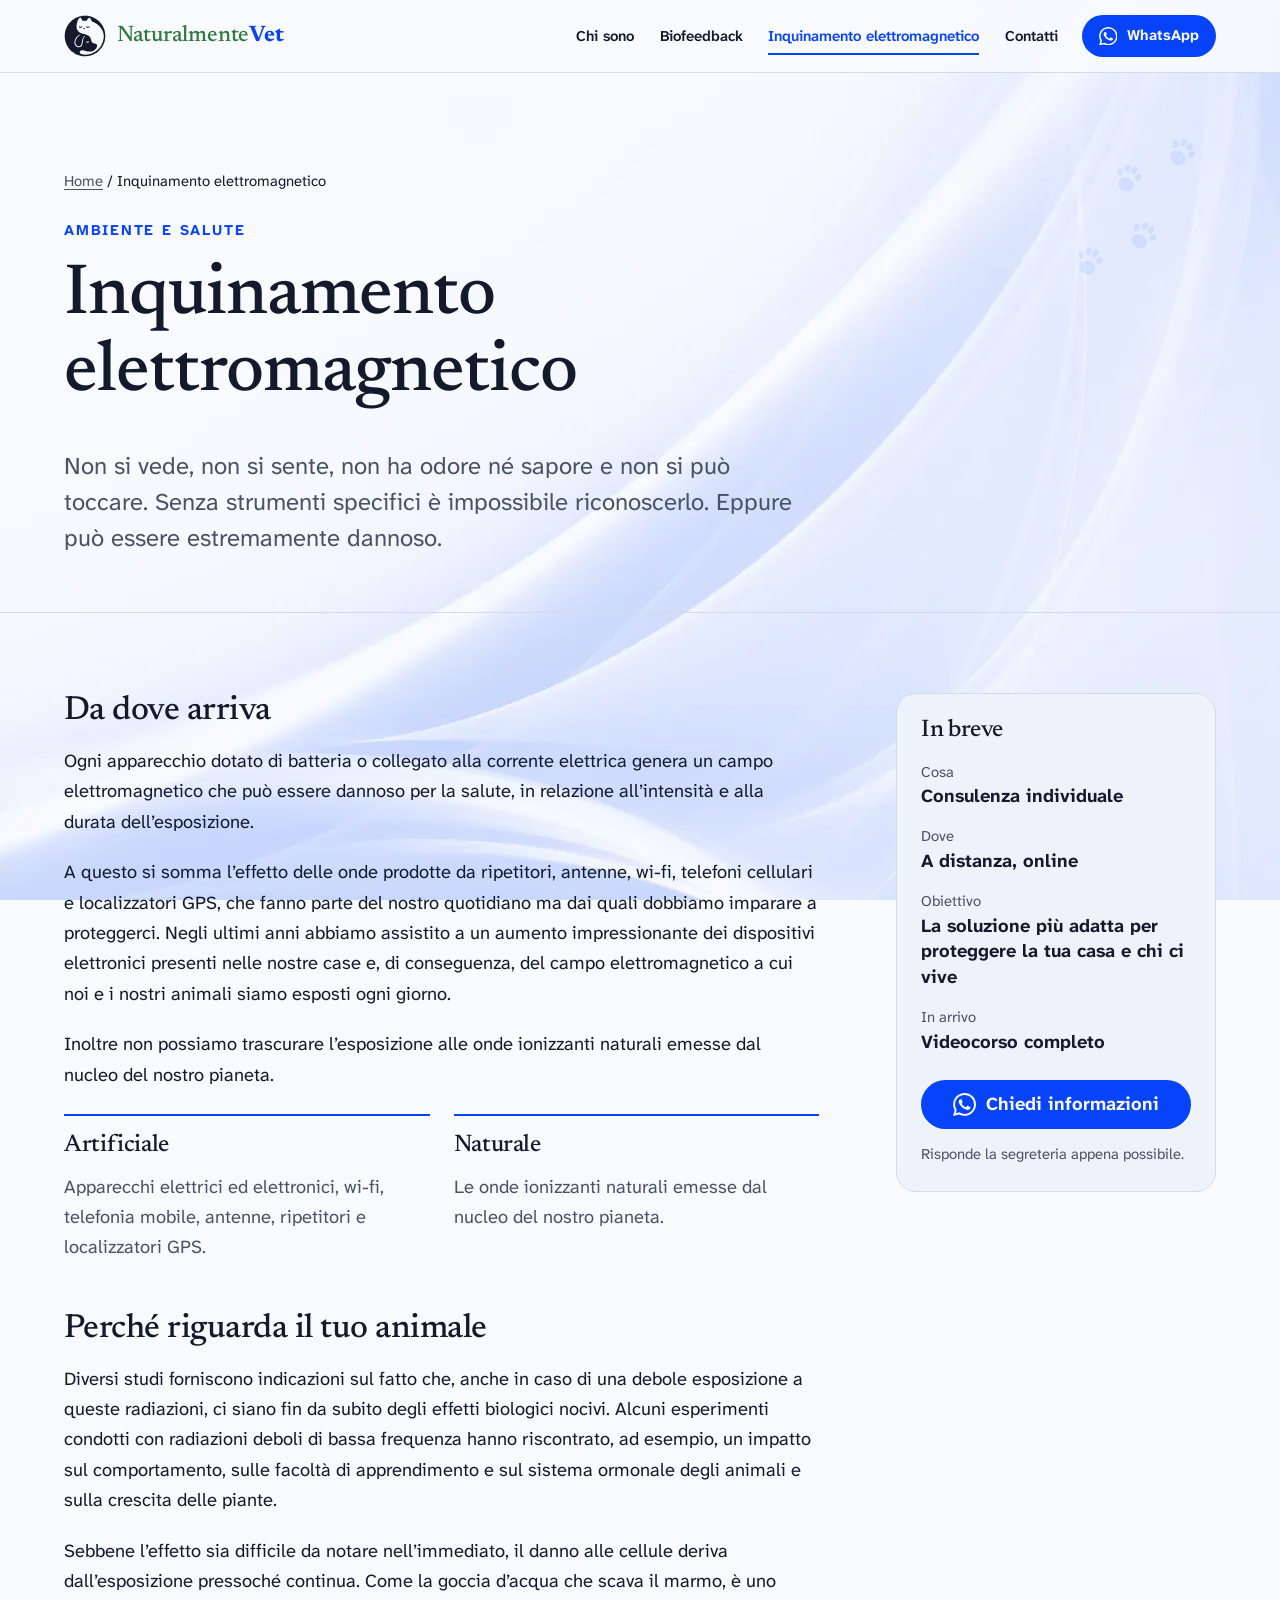
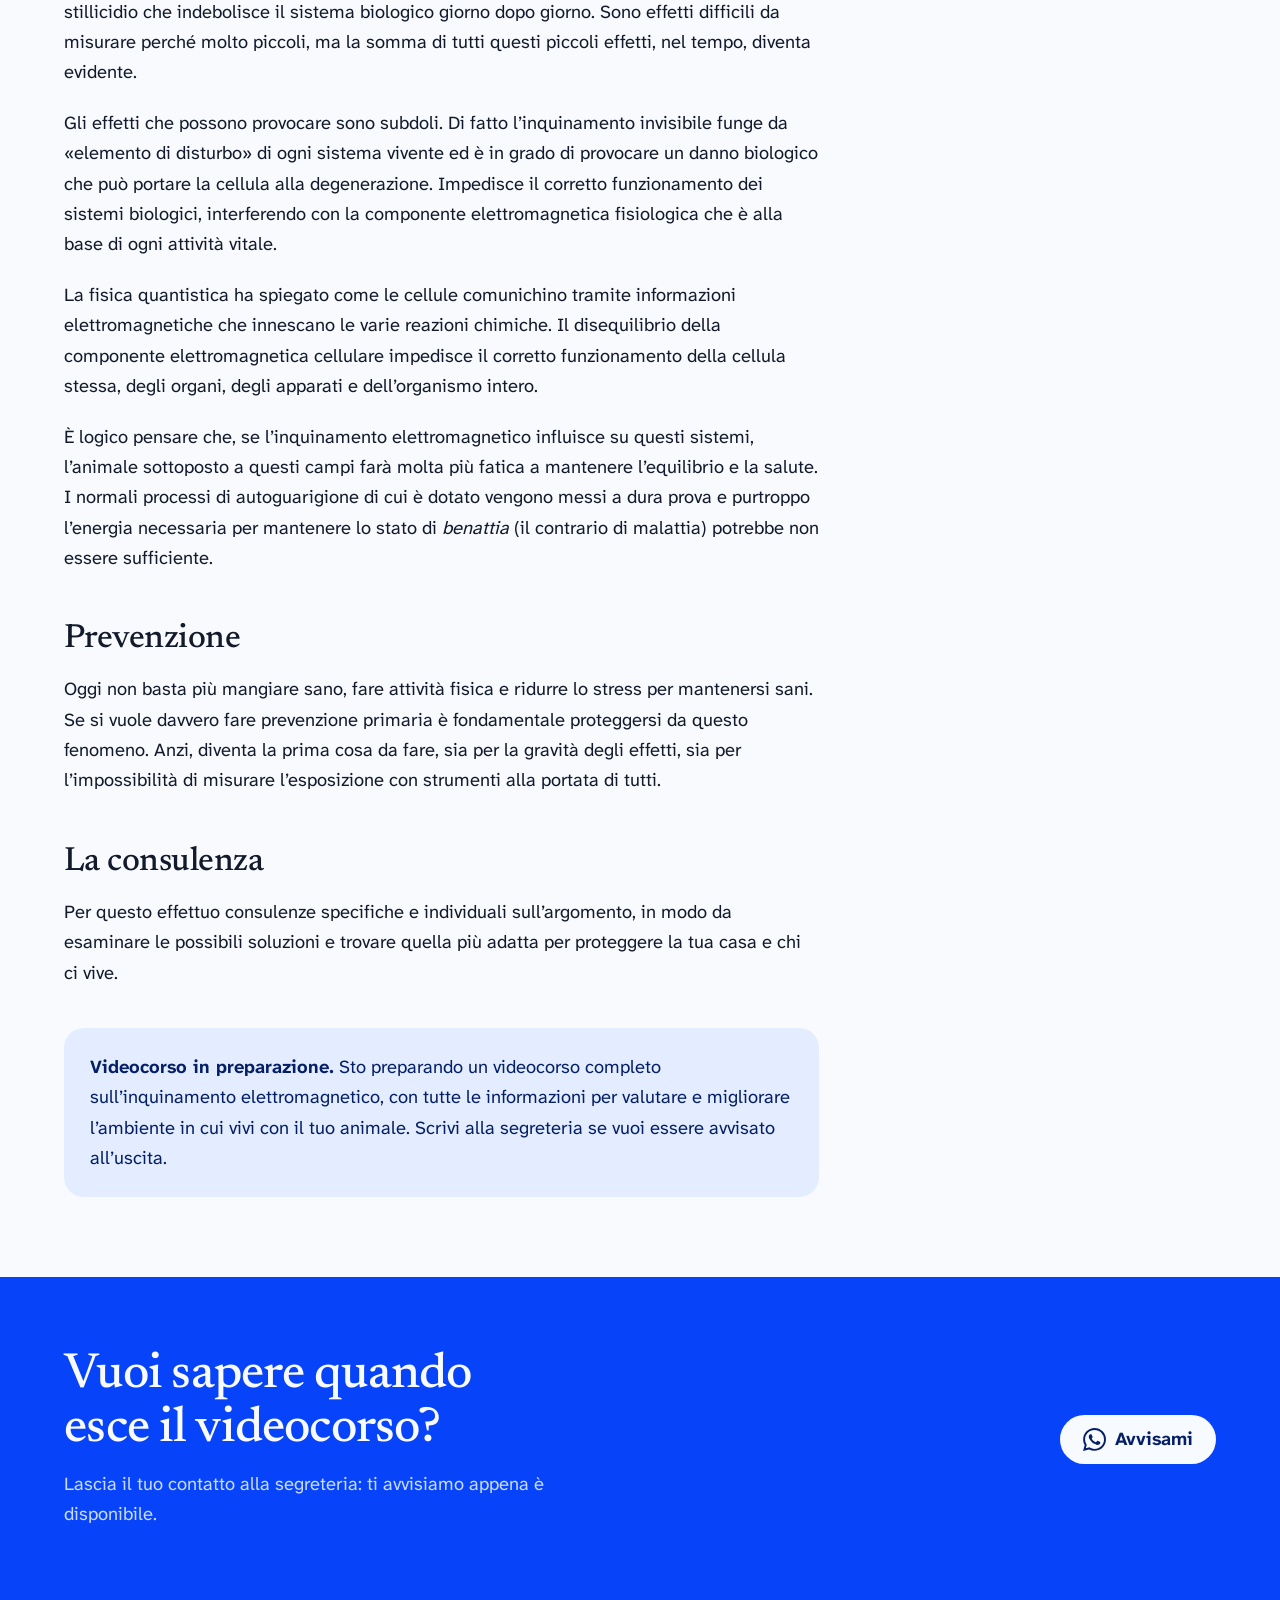
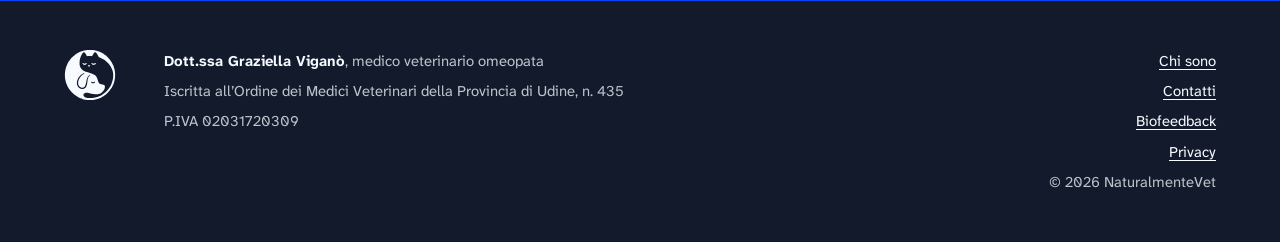
<file: inquinamento-elettromagnetico/index.html>
<!doctype html>
<html lang="it">
<head>
  <meta charset="utf-8">
  <meta name="viewport" content="width=device-width, initial-scale=1">
  <title>Inquinamento elettromagnetico e animali domestici | NaturalmenteVet</title>
  <meta name="description" content="Inquinamento elettromagnetico e animali: da dove arriva, perché riguarda cani e gatti e come funziona la consulenza individuale della dott.ssa Graziella Viganò.">
  <link rel="canonical" href="https://naturalmentevet.it/inquinamento-elettromagnetico/">
  <meta name="theme-color" content="#0743f9">
  <meta property="og:type" content="article">
  <meta property="og:locale" content="it_IT">
  <meta property="og:site_name" content="NaturalmenteVet">
  <meta property="og:title" content="Inquinamento elettromagnetico | NaturalmenteVet">
  <meta property="og:description" content="Non si vede e non si sente: come valutare l'esposizione ai campi elettromagnetici in casa.">
  <meta property="og:url" content="https://naturalmentevet.it/inquinamento-elettromagnetico/">
  <meta property="og:image" content="https://naturalmentevet.it/assets/foto/og-image.jpg">
  <meta name="twitter:card" content="summary_large_image">
  <link rel="icon" href="../favicon.ico" sizes="32x32">
  <link rel="icon" href="../favicon.svg" type="image/svg+xml">
  <link rel="apple-touch-icon" href="../apple-touch-icon.png">
  <link rel="preload" href="../assets/fonts/newsreader.woff2" as="font" type="font/woff2" crossorigin>
  <link rel="preload" href="../assets/fonts/atkinson.woff2" as="font" type="font/woff2" crossorigin>
  <link rel="stylesheet" href="../assets/css/style.css">
</head>
<body>
  <svg xmlns="http://www.w3.org/2000/svg" style="display:none" aria-hidden="true">
    <symbol id="i-wa" viewBox="0 0 24 24"><path fill="currentColor" d="M17.47 14.38c-.3-.15-1.76-.87-2.03-.97-.27-.1-.47-.15-.67.15-.2.3-.77.97-.94 1.16-.17.2-.35.22-.64.08-.3-.15-1.26-.46-2.39-1.48-.88-.79-1.48-1.76-1.65-2.06-.17-.3-.02-.46.13-.6.13-.14.3-.35.45-.52.15-.18.2-.3.3-.5.1-.2.05-.37-.03-.52-.07-.15-.67-1.61-.92-2.2-.24-.59-.49-.5-.67-.51h-.57c-.2 0-.52.07-.79.37-.27.3-1.04 1.02-1.04 2.48s1.07 2.88 1.21 3.07c.15.2 2.1 3.2 5.08 4.49.71.3 1.26.49 1.7.63.71.22 1.36.19 1.87.12.57-.09 1.76-.72 2-1.42.25-.69.25-1.29.18-1.41-.08-.13-.27-.2-.57-.35m-5.42 7.4h-.01a9.87 9.87 0 0 1-5.03-1.38l-.36-.21-3.74.98 1-3.65-.24-.37a9.86 9.86 0 0 1-1.51-5.26c0-5.45 4.44-9.88 9.89-9.88 2.64 0 5.12 1.03 6.99 2.9a9.82 9.82 0 0 1 2.89 6.99c0 5.45-4.44 9.88-9.89 9.88m8.41-18.3A11.82 11.82 0 0 0 12.05 0C5.5 0 .16 5.34.16 11.89c0 2.1.55 4.14 1.59 5.95L.06 24l6.3-1.65a11.88 11.88 0 0 0 5.68 1.45h.01c6.55 0 11.89-5.34 11.89-11.89a11.82 11.82 0 0 0-3.48-8.41Z"/></symbol>
    <symbol id="i-mail" viewBox="0 0 24 24"><path fill="none" stroke="currentColor" stroke-width="1.8" stroke-linecap="round" stroke-linejoin="round" d="M3.5 6.5h17v11h-17zM3.5 7l8.5 6.5L20.5 7"/></symbol>
    <symbol id="i-menu" viewBox="0 0 24 24"><path fill="none" stroke="currentColor" stroke-width="2" stroke-linecap="round" d="M4 7h16M4 12h16M4 17h16"/></symbol>
    <symbol id="i-heartpaw" viewBox="0 0 24 24"><path fill="none" stroke="currentColor" stroke-width="1.6" stroke-linecap="round" stroke-linejoin="round" d="M11 20.2C8 18.3 3.6 14.9 2.6 11.3 1.6 7.7 3.7 4.6 7 4.6c2 0 3.6 1.1 5 2.9 1.4-1.8 3-2.9 5-2.9 3.2 0 5.2 2.8 4.5 6"/><g fill="currentColor"><ellipse cx="17.2" cy="18.6" rx="2.7" ry="2.2"/><ellipse cx="13.9" cy="15.6" rx="1" ry="1.25" transform="rotate(-25 13.9 15.6)"/><ellipse cx="15.9" cy="13.6" rx="1" ry="1.3"/><ellipse cx="18.5" cy="13.6" rx="1" ry="1.3"/><ellipse cx="20.5" cy="15.6" rx="1" ry="1.25" transform="rotate(25 20.5 15.6)"/></g></symbol>
  </svg>
  <a class="skip" href="#contenuto">Vai al contenuto</a>

  <header class="site-header">
    <div class="wrap">
      <a class="brand" href="../" aria-label="NaturalmenteVet, pagina iniziale">
        <img src="../assets/img/logo.svg" alt="" width="42" height="42">
        <span class="brand-name">Naturalmente<b>Vet</b></span>
      </a>
      <nav class="nav" id="menu" aria-label="Principale">
        <ul>
          <li><a href="../chi-sono/">Chi sono</a></li>
          <li><a href="../biofeedback/">Biofeedback</a></li>
          <li><a href="./" aria-current="page">Inquinamento elettromagnetico</a></li>
          <li><a href="../#contatti">Contatti</a></li>
        </ul>
      </nav>
      <a class="btn btn-primary btn-sm header-cta" href="https://wa.me/393534615805?text=Buongiorno%2C%20vorrei%20informazioni%20sull%27inquinamento%20elettromagnetico." target="_blank" rel="noopener" aria-label="Scrivi su WhatsApp">
        <svg aria-hidden="true"><use href="#i-wa"/></svg><span>WhatsApp</span>
      </a>
      <button class="menu-toggle" type="button" aria-expanded="false" aria-controls="menu">
        <svg aria-hidden="true"><use href="#i-menu"/></svg><span class="visually-hidden">Menu</span>
      </button>
    </div>
  </header>

  <main id="contenuto">
    <header class="page-hero has-paws">
      <span class="paws paws-page" aria-hidden="true"></span>
      <div class="wrap">
        <p class="breadcrumb"><a href="../">Home</a> / Inquinamento elettromagnetico</p>
        <p class="eyebrow">Ambiente e salute</p>
        <h1>Inquinamento elettromagnetico</h1>
        <p class="lead">Non si vede, non si sente, non ha odore né sapore e non si può toccare. Senza strumenti specifici è impossibile riconoscerlo. Eppure può essere estremamente dannoso.</p>
      </div>
    </header>

    <div class="section-tight">
      <div class="wrap article">
        <article class="prose">
          <h2>Da dove arriva</h2>
          <p>Ogni apparecchio dotato di batteria o collegato alla corrente elettrica genera un campo elettromagnetico che può essere dannoso per la salute, in relazione all’intensità e alla durata dell’esposizione.</p>
          <p>A questo si somma l’effetto delle onde prodotte da ripetitori, antenne, wi-fi, telefoni cellulari e localizzatori GPS, che fanno parte del nostro quotidiano ma dai quali dobbiamo imparare a proteggerci. Negli ultimi anni abbiamo assistito a un aumento impressionante dei dispositivi elettronici presenti nelle nostre case e, di conseguenza, del campo elettromagnetico a cui noi e i nostri animali siamo esposti ogni giorno.</p>
          <p>Inoltre non possiamo trascurare l’esposizione alle onde ionizzanti naturali emesse dal nucleo del nostro pianeta.</p>

          <div class="two-col">
            <div>
              <h3>Artificiale</h3>
              <p>Apparecchi elettrici ed elettronici, wi-fi, telefonia mobile, antenne, ripetitori e localizzatori GPS.</p>
            </div>
            <div>
              <h3>Naturale</h3>
              <p>Le onde ionizzanti naturali emesse dal nucleo del nostro pianeta.</p>
            </div>
          </div>

          <h2>Perché riguarda il tuo animale</h2>
          <p>Diversi studi forniscono indicazioni sul fatto che, anche in caso di una debole esposizione a queste radiazioni, ci siano fin da subito degli effetti biologici nocivi. Alcuni esperimenti condotti con radiazioni deboli di bassa frequenza hanno riscontrato, ad esempio, un impatto sul comportamento, sulle facoltà di apprendimento e sul sistema ormonale degli animali e sulla crescita delle piante.</p>
          <p>Sebbene l’effetto sia difficile da notare nell’immediato, il danno alle cellule deriva dall’esposizione pressoché continua. Come la goccia d’acqua che scava il marmo, è uno stillicidio che indebolisce il sistema biologico giorno dopo giorno. Sono effetti difficili da misurare perché molto piccoli, ma la somma di tutti questi piccoli effetti, nel tempo, diventa evidente.</p>
          <p>Gli effetti che possono provocare sono subdoli. Di fatto l’inquinamento invisibile funge da «elemento di disturbo» di ogni sistema vivente ed è in grado di provocare un danno biologico che può portare la cellula alla degenerazione. Impedisce il corretto funzionamento dei sistemi biologici, interferendo con la componente elettromagnetica fisiologica che è alla base di ogni attività vitale.</p>
          <p>La fisica quantistica ha spiegato come le cellule comunichino tramite informazioni elettromagnetiche che innescano le varie reazioni chimiche. Il disequilibrio della componente elettromagnetica cellulare impedisce il corretto funzionamento della cellula stessa, degli organi, degli apparati e dell’organismo intero.</p>
          <p>È logico pensare che, se l’inquinamento elettromagnetico influisce su questi sistemi, l’animale sottoposto a questi campi farà molta più fatica a mantenere l’equilibrio e la salute. I normali processi di autoguarigione di cui è dotato vengono messi a dura prova e purtroppo l’energia necessaria per mantenere lo stato di <em>benattia</em> (il contrario di malattia) potrebbe non essere sufficiente.</p>

          <h2>Prevenzione</h2>
          <p>Oggi non basta più mangiare sano, fare attività fisica e ridurre lo stress per mantenersi sani. Se si vuole davvero fare prevenzione primaria è fondamentale proteggersi da questo fenomeno. Anzi, diventa la prima cosa da fare, sia per la gravità degli effetti, sia per l’impossibilità di misurare l’esposizione con strumenti alla portata di tutti.</p>

          <h2>La consulenza</h2>
          <p>Per questo effettuo consulenze specifiche e individuali sull’argomento, in modo da esaminare le possibili soluzioni e trovare quella più adatta per proteggere la tua casa e chi ci vive.</p>

          <div class="callout">
            <p><strong>Videocorso in preparazione.</strong> Sto preparando un videocorso completo sull’inquinamento elettromagnetico, con tutte le informazioni per valutare e migliorare l’ambiente in cui vivi con il tuo animale. Scrivi alla segreteria se vuoi essere avvisato all’uscita.</p>
          </div>
        </article>

        <aside class="aside" aria-labelledby="in-breve">
          <h2 id="in-breve">In breve</h2>
          <dl>
            <dt>Cosa</dt><dd>Consulenza individuale</dd>
            <dt>Dove</dt><dd>A distanza, online</dd>
            <dt>Obiettivo</dt><dd>La soluzione più adatta per proteggere la tua casa e chi ci vive</dd>
            <dt>In arrivo</dt><dd>Videocorso completo</dd>
          </dl>
          <a class="btn btn-primary" href="https://wa.me/393534615805?text=Buongiorno%2C%20vorrei%20informazioni%20sulla%20consulenza%20per%20l%27inquinamento%20elettromagnetico." target="_blank" rel="noopener">
            <svg aria-hidden="true"><use href="#i-wa"/></svg>Chiedi informazioni
          </a>
          <p class="note">Risponde la segreteria appena possibile.</p>
        </aside>
      </div>
    </div>

    <section class="cta-band" aria-labelledby="cta-title">
      <div class="wrap">
        <div>
          <h2 id="cta-title">Vuoi sapere quando esce il videocorso?</h2>
          <p>Lascia il tuo contatto alla segreteria: ti avvisiamo appena è disponibile.</p>
        </div>
        <a class="btn btn-light" href="https://wa.me/393534615805?text=Buongiorno%2C%20vorrei%20essere%20avvisato%20quando%20esce%20il%20videocorso%20sull%27inquinamento%20elettromagnetico." target="_blank" rel="noopener">
          <svg aria-hidden="true"><use href="#i-wa"/></svg>Avvisami
        </a>
      </div>
    </section>
  </main>

  <footer class="site-footer">
    <div class="wrap">
      <img src="../assets/img/logo-light.svg" alt="" width="52" height="52">
      <div>
        <p><strong>Dott.ssa Graziella Viganò</strong>, medico veterinario omeopata</p>
        <p>Iscritta all’Ordine dei Medici Veterinari della Provincia di Udine, n. 435</p>
        <p>P.IVA 02031720309</p>
      </div>
      <ul class="footer-links">
        <li><a href="../chi-sono/">Chi sono</a></li>
        <li><a href="../#contatti">Contatti</a></li>
        <li><a href="../biofeedback/">Biofeedback</a></li>
        <li><a href="../privacy/">Privacy</a></li>
        <li>&copy; <span data-year>2026</span> NaturalmenteVet</li>
      </ul>
    </div>
  </footer>

  <script src="../assets/js/main.js" defer></script>
</body>
</html>
</file>
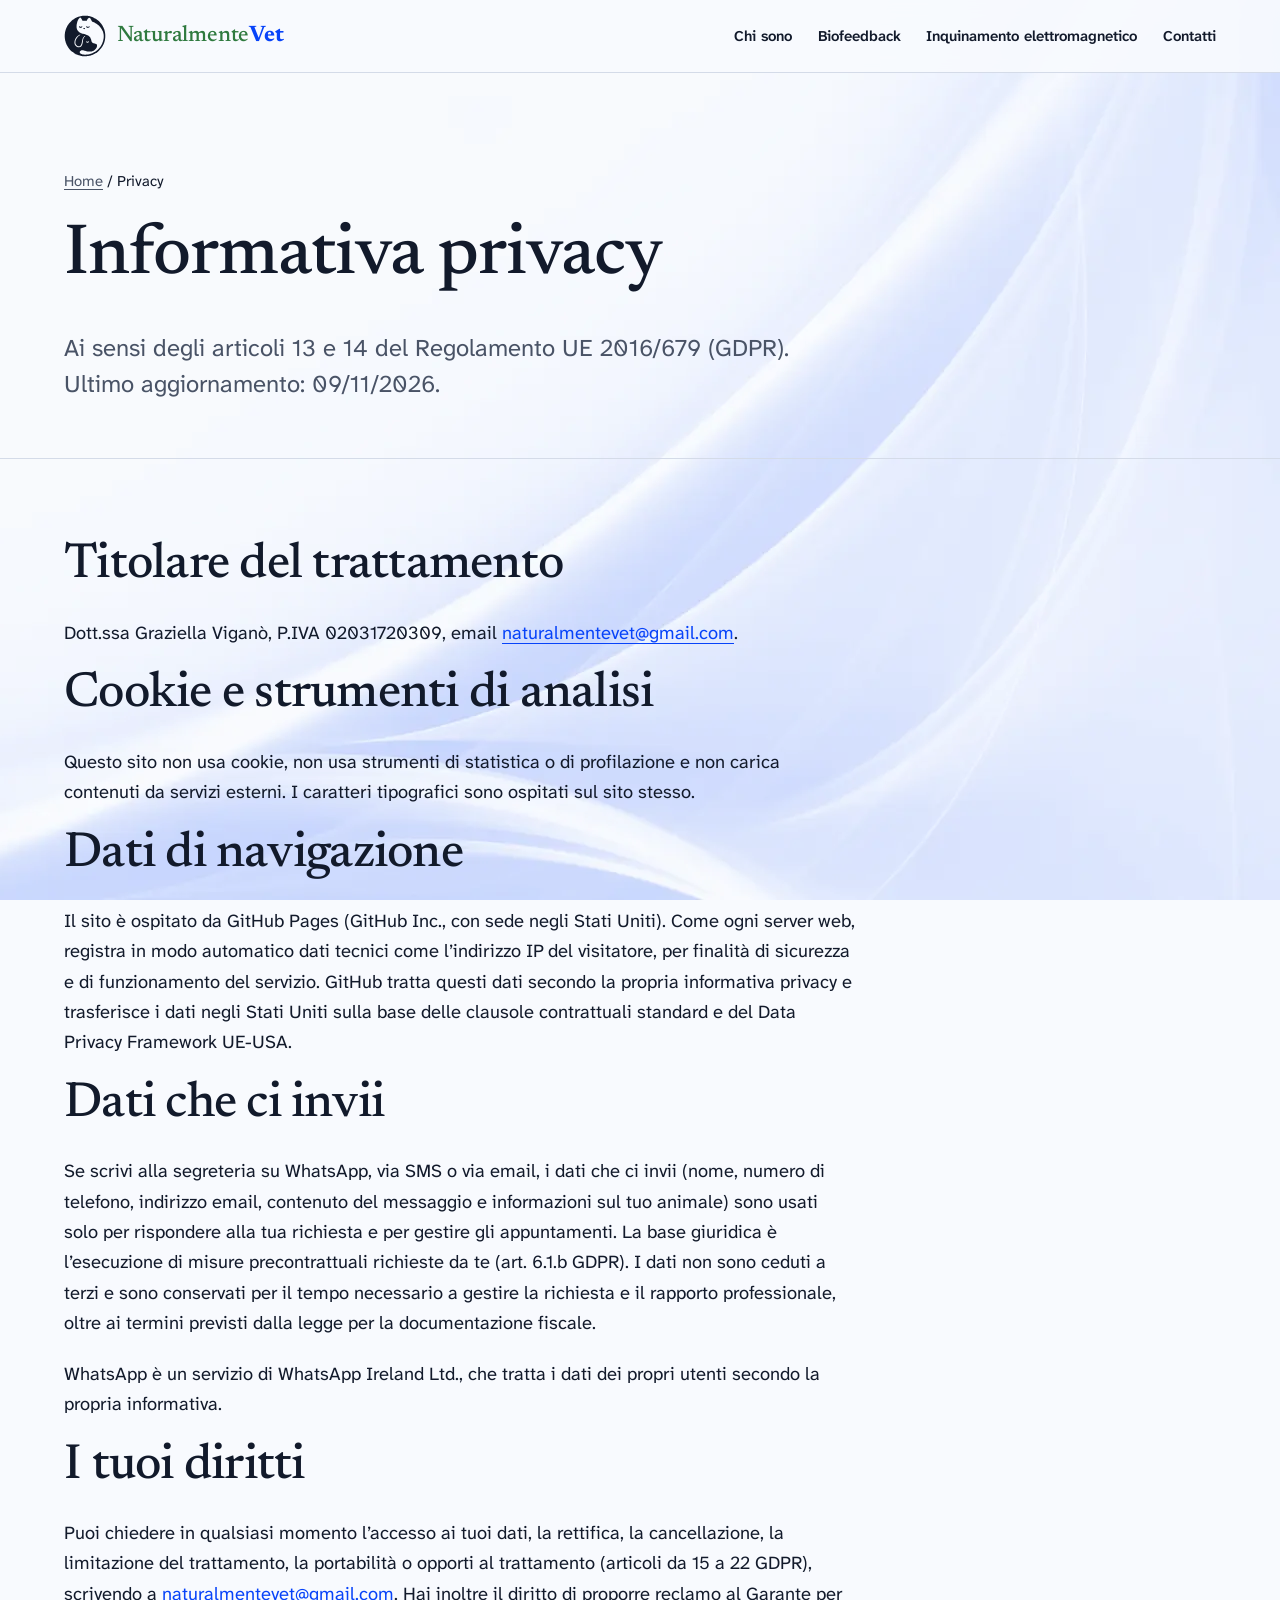
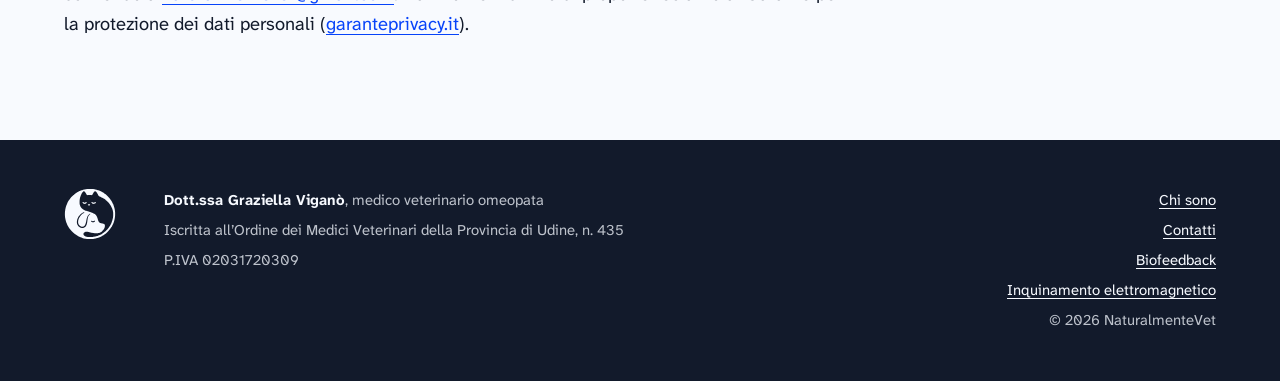
<file: privacy/index.html>
<!doctype html>
<html lang="it">
<head>
  <meta charset="utf-8">
  <meta name="viewport" content="width=device-width, initial-scale=1">
  <title>Privacy | NaturalmenteVet</title>
  <meta name="description" content="Informativa privacy del sito naturalmentevet.it.">
  <link rel="canonical" href="https://naturalmentevet.it/privacy/">
  <meta name="theme-color" content="#0743f9">
  <link rel="icon" href="../favicon.ico" sizes="32x32">
  <link rel="icon" href="../favicon.svg" type="image/svg+xml">
  <link rel="apple-touch-icon" href="../apple-touch-icon.png">
  <link rel="stylesheet" href="../assets/css/style.css">
</head>
<body>
  <svg xmlns="http://www.w3.org/2000/svg" style="display:none" aria-hidden="true">
    <symbol id="i-wa" viewBox="0 0 24 24"><path fill="currentColor" d="M17.47 14.38c-.3-.15-1.76-.87-2.03-.97-.27-.1-.47-.15-.67.15-.2.3-.77.97-.94 1.16-.17.2-.35.22-.64.08-.3-.15-1.26-.46-2.39-1.48-.88-.79-1.48-1.76-1.65-2.06-.17-.3-.02-.46.13-.6.13-.14.3-.35.45-.52.15-.18.2-.3.3-.5.1-.2.05-.37-.03-.52-.07-.15-.67-1.61-.92-2.2-.24-.59-.49-.5-.67-.51h-.57c-.2 0-.52.07-.79.37-.27.3-1.04 1.02-1.04 2.48s1.07 2.88 1.21 3.07c.15.2 2.1 3.2 5.08 4.49.71.3 1.26.49 1.7.63.71.22 1.36.19 1.87.12.57-.09 1.76-.72 2-1.42.25-.69.25-1.29.18-1.41-.08-.13-.27-.2-.57-.35m-5.42 7.4h-.01a9.87 9.87 0 0 1-5.03-1.38l-.36-.21-3.74.98 1-3.65-.24-.37a9.86 9.86 0 0 1-1.51-5.26c0-5.45 4.44-9.88 9.89-9.88 2.64 0 5.12 1.03 6.99 2.9a9.82 9.82 0 0 1 2.89 6.99c0 5.45-4.44 9.88-9.89 9.88m8.41-18.3A11.82 11.82 0 0 0 12.05 0C5.5 0 .16 5.34.16 11.89c0 2.1.55 4.14 1.59 5.95L.06 24l6.3-1.65a11.88 11.88 0 0 0 5.68 1.45h.01c6.55 0 11.89-5.34 11.89-11.89a11.82 11.82 0 0 0-3.48-8.41Z"/></symbol>
    <symbol id="i-mail" viewBox="0 0 24 24"><path fill="none" stroke="currentColor" stroke-width="1.8" stroke-linecap="round" stroke-linejoin="round" d="M3.5 6.5h17v11h-17zM3.5 7l8.5 6.5L20.5 7"/></symbol>
    <symbol id="i-menu" viewBox="0 0 24 24"><path fill="none" stroke="currentColor" stroke-width="2" stroke-linecap="round" d="M4 7h16M4 12h16M4 17h16"/></symbol>
    <symbol id="i-heartpaw" viewBox="0 0 24 24"><path fill="none" stroke="currentColor" stroke-width="1.6" stroke-linecap="round" stroke-linejoin="round" d="M11 20.2C8 18.3 3.6 14.9 2.6 11.3 1.6 7.7 3.7 4.6 7 4.6c2 0 3.6 1.1 5 2.9 1.4-1.8 3-2.9 5-2.9 3.2 0 5.2 2.8 4.5 6"/><g fill="currentColor"><ellipse cx="17.2" cy="18.6" rx="2.7" ry="2.2"/><ellipse cx="13.9" cy="15.6" rx="1" ry="1.25" transform="rotate(-25 13.9 15.6)"/><ellipse cx="15.9" cy="13.6" rx="1" ry="1.3"/><ellipse cx="18.5" cy="13.6" rx="1" ry="1.3"/><ellipse cx="20.5" cy="15.6" rx="1" ry="1.25" transform="rotate(25 20.5 15.6)"/></g></symbol>
  </svg>
  <a class="skip" href="#contenuto">Vai al contenuto</a>

  <header class="site-header">
    <div class="wrap">
      <a class="brand" href="../" aria-label="NaturalmenteVet, pagina iniziale">
        <img src="../assets/img/logo.svg" alt="" width="42" height="42">
        <span class="brand-name">Naturalmente<b>Vet</b></span>
      </a>
      <nav class="nav" id="menu" aria-label="Principale">
        <ul>
          <li><a href="../chi-sono/">Chi sono</a></li>
          <li><a href="../biofeedback/">Biofeedback</a></li>
          <li><a href="../inquinamento-elettromagnetico/">Inquinamento elettromagnetico</a></li>
          <li><a href="../#contatti">Contatti</a></li>
        </ul>
      </nav>
      <button class="menu-toggle" type="button" aria-expanded="false" aria-controls="menu">
        <svg aria-hidden="true"><use href="#i-menu"/></svg><span class="visually-hidden">Menu</span>
      </button>
    </div>
  </header>

  <main id="contenuto">
    <header class="page-hero">
      <div class="wrap">
        <p class="breadcrumb"><a href="../">Home</a> / Privacy</p>
        <h1>Informativa privacy</h1>
        <p class="lead">Ai sensi degli articoli 13 e 14 del Regolamento UE 2016/679 (GDPR). Ultimo aggiornamento: 09/11/2026.</p>
      </div>
    </header>

    <div class="section-tight">
      <div class="wrap">
        <article class="prose">
          <h2>Titolare del trattamento</h2>
          <p>Dott.ssa Graziella Viganò, P.IVA 02031720309, email <a href="mailto:naturalmentevet@gmail.com">naturalmentevet@gmail.com</a>.</p>

          <h2>Cookie e strumenti di analisi</h2>
          <p>Questo sito non usa cookie, non usa strumenti di statistica o di profilazione e non carica contenuti da servizi esterni. I caratteri tipografici sono ospitati sul sito stesso.</p>

          <h2>Dati di navigazione</h2>
          <p>Il sito è ospitato da GitHub Pages (GitHub Inc., con sede negli Stati Uniti). Come ogni server web, registra in modo automatico dati tecnici come l’indirizzo IP del visitatore, per finalità di sicurezza e di funzionamento del servizio. GitHub tratta questi dati secondo la propria informativa privacy e trasferisce i dati negli Stati Uniti sulla base delle clausole contrattuali standard e del Data Privacy Framework UE-USA.</p>

          <h2>Dati che ci invii</h2>
          <p>Se scrivi alla segreteria su WhatsApp, via SMS o via email, i dati che ci invii (nome, numero di telefono, indirizzo email, contenuto del messaggio e informazioni sul tuo animale) sono usati solo per rispondere alla tua richiesta e per gestire gli appuntamenti. La base giuridica è l’esecuzione di misure precontrattuali richieste da te (art. 6.1.b GDPR). I dati non sono ceduti a terzi e sono conservati per il tempo necessario a gestire la richiesta e il rapporto professionale, oltre ai termini previsti dalla legge per la documentazione fiscale.</p>
          <p>WhatsApp è un servizio di WhatsApp Ireland Ltd., che tratta i dati dei propri utenti secondo la propria informativa.</p>

          <h2>I tuoi diritti</h2>
          <p>Puoi chiedere in qualsiasi momento l’accesso ai tuoi dati, la rettifica, la cancellazione, la limitazione del trattamento, la portabilità o opporti al trattamento (articoli da 15 a 22 GDPR), scrivendo a <a href="mailto:naturalmentevet@gmail.com">naturalmentevet@gmail.com</a>. Hai inoltre il diritto di proporre reclamo al Garante per la protezione dei dati personali (<a href="https://www.garanteprivacy.it" rel="noopener">garanteprivacy.it</a>).</p>
        </article>
      </div>
    </div>
  </main>

  <footer class="site-footer">
    <div class="wrap">
      <img src="../assets/img/logo-light.svg" alt="" width="52" height="52">
      <div>
        <p><strong>Dott.ssa Graziella Viganò</strong>, medico veterinario omeopata</p>
        <p>Iscritta all’Ordine dei Medici Veterinari della Provincia di Udine, n. 435</p>
        <p>P.IVA 02031720309</p>
      </div>
      <ul class="footer-links">
        <li><a href="../chi-sono/">Chi sono</a></li>
        <li><a href="../#contatti">Contatti</a></li>
        <li><a href="../biofeedback/">Biofeedback</a></li>
        <li><a href="../inquinamento-elettromagnetico/">Inquinamento elettromagnetico</a></li>
        <li>&copy; <span data-year>2026</span> NaturalmenteVet</li>
      </ul>
    </div>
  </footer>
  <script src="../assets/js/main.js" defer></script>
</body>
</html>
</file>
<file: assets/css/style.css>
/* NaturalmenteVet: foglio di stile unico.
   Palette in OKLCH con fallback esadecimale per browser datati. */

@font-face {
  font-family: "Newsreader";
  src: url("../fonts/newsreader.woff2") format("woff2");
  font-weight: 200 800;
  font-style: normal;
  font-display: swap;
}
@font-face {
  font-family: "Newsreader";
  src: url("../fonts/newsreader-italic.woff2") format("woff2");
  font-weight: 200 800;
  font-style: italic;
  font-display: swap;
}
@font-face {
  font-family: "Atkinson Hyperlegible Next";
  src: url("../fonts/atkinson.woff2") format("woff2");
  font-weight: 200 800;
  font-style: normal;
  font-display: swap;
}

:root {
  --blue: #0743f9;
  --blue-strong: #0232d0;
  --blue-ink: #051f67;
  --blue-tint: #e3edff;
  --blue-mist: #c9dbff;
  --ink: #121a2b;
  --ink-soft: #495366;
  --paper: #f8fafe;
  --paper-2: #eef3fb;
  --line: #d4dbe8;
  --on-blue: #f7faff;
  --green: #2f7a3f;

  --font-display: "Newsreader", "Iowan Old Style", Georgia, serif;
  --font-body: "Atkinson Hyperlegible Next", "Segoe UI", system-ui, sans-serif;

  --step--1: clamp(0.875rem, 0.85rem + 0.1vw, 0.94rem);
  --step-0: clamp(1.06rem, 1.02rem + 0.2vw, 1.15rem);
  --step-1: clamp(1.3rem, 1.2rem + 0.45vw, 1.5rem);
  --step-2: clamp(1.65rem, 1.45rem + 0.9vw, 2.1rem);
  --step-3: clamp(2.1rem, 1.7rem + 1.8vw, 3.1rem);
  --step-4: clamp(2.6rem, 1.9rem + 3.2vw, 4.6rem);

  --gutter: clamp(1rem, 0.6rem + 2vw, 2.5rem);
  --max: 72rem;
  --radius: 1.25rem;
  --ease-out: cubic-bezier(0.22, 1, 0.36, 1);
}

@supports (color: oklch(0 0 0)) {
  :root {
    --blue: oklch(0.5 0.27 264);
    --blue-strong: oklch(0.43 0.24 264);
    --blue-ink: oklch(0.28 0.13 264);
    --blue-tint: oklch(0.945 0.03 264);
    --blue-mist: oklch(0.89 0.055 264);
    --ink: oklch(0.22 0.035 264);
    --ink-soft: oklch(0.44 0.035 264);
    --paper: oklch(0.985 0.006 264);
    --paper-2: oklch(0.962 0.012 264);
    --line: oklch(0.89 0.02 264);
    --on-blue: oklch(0.985 0.008 264);
  }
}

/* Base */
*, *::before, *::after { box-sizing: border-box; }
html { -webkit-text-size-adjust: 100%; scroll-behavior: smooth; scroll-padding-top: 5.5rem; }
body {
  margin: 0;
  background: var(--paper);
  color: var(--ink);
  font-family: var(--font-body);
  font-size: var(--step-0);
  line-height: 1.65;
  text-rendering: optimizeLegibility;
  -webkit-font-smoothing: antialiased;
}
img, svg { display: block; max-width: 100%; height: auto; }
a { color: var(--blue); text-underline-offset: 0.2em; text-decoration-thickness: 1px; }
a:hover { color: var(--blue-strong); }
:focus-visible { outline: 3px solid var(--blue); outline-offset: 3px; border-radius: 4px; }
p { margin: 0 0 1.1em; }
h1, h2, h3 {
  font-family: var(--font-display);
  font-weight: 500;
  line-height: 1.08;
  letter-spacing: -0.015em;
  margin: 0 0 0.5em;
  text-wrap: balance;
}
h1 { font-size: var(--step-4); }
h2 { font-size: var(--step-3); }
h3 { font-size: var(--step-2); line-height: 1.15; }
em { font-style: italic; }
.wrap { width: min(100% - 2 * var(--gutter), var(--max)); margin-inline: auto; }
.prose { max-width: 66ch; }
.eyebrow {
  font-size: var(--step--1);
  font-weight: 700;
  letter-spacing: 0.12em;
  text-transform: uppercase;
  color: var(--blue);
  margin: 0 0 1rem;
}
.skip {
  position: absolute; left: 1rem; top: -4rem; z-index: 100;
  background: var(--ink); color: var(--on-blue); padding: 0.6rem 1rem; border-radius: 0.5rem;
}
.skip:focus { top: 1rem; color: var(--on-blue); }

/* Bottoni */
.btn {
  display: inline-flex; align-items: center; gap: 0.6rem;
  min-height: 3rem; padding: 0.75rem 1.35rem;
  border-radius: 999px; border: 1.5px solid transparent;
  font: 700 var(--step-0)/1.2 var(--font-body);
  text-decoration: none; cursor: pointer;
  transition: background-color 200ms var(--ease-out), color 200ms var(--ease-out), border-color 200ms var(--ease-out), transform 200ms var(--ease-out);
}
.btn svg { width: 1.25em; height: 1.25em; flex: none; }
.btn:active { transform: scale(0.98); }
.btn-primary { background: var(--blue); color: var(--on-blue); }
.btn-primary:hover { background: var(--blue-strong); color: var(--on-blue); }
.btn-light { background: var(--on-blue); color: var(--blue-ink); }
.btn-light:hover { background: var(--blue-tint); color: var(--blue-ink); }
.btn-ghost { border-color: currentColor; color: inherit; background: transparent; }
.btn-ghost:hover { background: color-mix(in oklab, currentColor 10%, transparent); color: inherit; }
.btn-sm { min-height: 2.6rem; padding: 0.5rem 1rem; font-size: var(--step--1); }

/* Header */
.site-header {
  position: sticky; top: 0; z-index: 50;
  background: color-mix(in oklab, var(--paper) 92%, transparent);
  backdrop-filter: saturate(1.4) blur(10px);
  -webkit-backdrop-filter: saturate(1.4) blur(10px);
  border-bottom: 1px solid var(--line);
}
.site-header .wrap { display: flex; align-items: center; gap: 1.5rem; min-height: 4.5rem; }
.brand { display: flex; align-items: center; gap: 0.7rem; text-decoration: none; color: var(--ink); margin-right: auto; }
.brand img { width: 2.6rem; height: 2.6rem; }
.brand-name { font-family: var(--font-display); font-size: 1.4rem; font-weight: 500; letter-spacing: -0.01em; line-height: 1; color: var(--green); }
.brand-name b { font-weight: 700; color: var(--blue); }
.nav ul { list-style: none; display: flex; gap: 1.6rem; margin: 0; padding: 0; }
.nav a { color: var(--ink); text-decoration: none; font-weight: 600; font-size: var(--step--1); padding: 0.4rem 0; border-bottom: 2px solid transparent; }
.nav a:hover, .nav a[aria-current="page"] { color: var(--blue); border-bottom-color: currentColor; }
.menu-toggle { display: none; }

@media (max-width: 56rem) {
  .site-header .wrap { gap: 0.75rem; }
  .header-cta span { display: none; }
  .header-cta { padding-inline: 0.8rem; }
  .menu-toggle {
    display: inline-flex; align-items: center; justify-content: center;
    width: 2.75rem; height: 2.75rem; border-radius: 999px;
    border: 1.5px solid var(--line); background: var(--paper); color: var(--ink); cursor: pointer;
  }
  .menu-toggle svg { width: 1.3rem; height: 1.3rem; }
  .nav {
    position: absolute; inset: 100% 0 auto 0;
    background: var(--paper); border-bottom: 1px solid var(--line);
    display: none;
  }
  .nav.is-open { display: block; animation: drop 260ms var(--ease-out); }
  .nav ul { flex-direction: column; gap: 0; width: min(100% - 2 * var(--gutter), var(--max)); margin-inline: auto; padding: 0.5rem 0 1rem; }
  .nav a { display: block; font-size: var(--step-0); padding: 0.85rem 0; border-bottom: 1px solid var(--line); }
  .nav li:last-child a { border-bottom: 0; }
}
@keyframes drop { from { opacity: 0; transform: translateY(-6px); } to { opacity: 1; transform: none; } }

/* Hero home */
.hero {
  background: var(--blue);
  color: var(--on-blue);
  overflow: hidden;
  position: relative;
}
.hero .wrap {
  display: grid;
  grid-template-columns: minmax(0, 1.15fr) minmax(0, 0.85fr);
  gap: clamp(2rem, 5vw, 5rem);
  align-items: end;
  padding-top: clamp(3rem, 8vw, 6.5rem);
}
.hero-text { padding-bottom: clamp(3rem, 8vw, 6.5rem); }
.hero .eyebrow { color: var(--blue-mist); }
.hero h1 { color: var(--on-blue); font-weight: 400; max-width: 14ch; }
.hero h1 em { font-weight: 500; }
.hero-lead { font-size: var(--step-1); line-height: 1.5; max-width: 34ch; color: var(--on-blue); margin-bottom: 2rem; }
.hero-actions { display: flex; flex-wrap: wrap; gap: 0.75rem; }
.hero-figure { margin: 0; position: relative; align-self: end; }
.hero-figure img {
  width: 100%; aspect-ratio: 4 / 5; object-fit: cover;
  border-radius: 999px 999px 0 0;
}
.hero-figure figcaption {
  position: absolute; left: 0; bottom: 1.25rem;
  transform: translateX(-30%);
  background: var(--paper); color: var(--ink);
  border-radius: 1rem; padding: 0.85rem 1.1rem;
  font-size: var(--step--1); line-height: 1.35;
  box-shadow: 0 12px 30px -12px oklch(0.2 0.1 264 / 0.45);
}
.hero-figure figcaption strong { display: block; font-family: var(--font-display); font-size: 1.2rem; font-weight: 600; }

@media (max-width: 52rem) {
  .hero .wrap { grid-template-columns: 1fr; }
  .hero-text { padding-bottom: 0; }
  .hero-figure { max-width: 24rem; width: 85%; margin-inline: auto; }
  .hero-figure figcaption { transform: translateX(-12%); }
}

@media (prefers-reduced-motion: no-preference) {
  .rise { animation: rise 900ms var(--ease-out) both; }
  .rise-2 { animation-delay: 120ms; }
  .rise-3 { animation-delay: 240ms; }
  .rise-4 { animation-delay: 360ms; }
}
@keyframes rise { from { opacity: 0; transform: translateY(18px); } to { opacity: 1; transform: none; } }

/* Sezioni */
.section { padding-block: clamp(4rem, 10vw, 8rem); }
.section-tight { padding-block: clamp(3rem, 7vw, 5rem); }

/* Chi sono */
.about { display: grid; grid-template-columns: minmax(0, 0.9fr) minmax(0, 1.1fr); gap: clamp(2rem, 6vw, 6rem); }
.about-intro { align-self: start; position: sticky; top: 7rem; }
.about-intro h2 { max-width: 12ch; }
.quote {
  margin: 2.5rem 0 0; padding: 0;
  font-family: var(--font-display); font-style: italic; font-size: var(--step-2); line-height: 1.25;
  color: var(--blue);
}
.quote::before { content: "\201C"; display: block; font-size: 4rem; line-height: 0.6; margin-bottom: 0.4rem; }
.quote::after { content: "\201D"; font-size: 4rem; line-height: 0; vertical-align: -0.42em; margin-left: 0.08em; }

.timeline { list-style: none; margin: 3rem 0 0; padding: 0; border-top: 1px solid var(--line); }
.timeline li { display: grid; grid-template-columns: 7.5rem 1fr; gap: 1rem; padding: 1.1rem 0; border-bottom: 1px solid var(--line); }
.timeline .when { font-family: var(--font-display); font-size: var(--step-1); color: var(--blue); line-height: 1.2; }
.timeline p { margin: 0; }
.chips { list-style: none; display: flex; flex-wrap: wrap; gap: 0.5rem; margin: 1rem 0 0; padding: 0; }
.chips li { background: var(--paper-2); border: 1px solid var(--line); border-radius: 999px; padding: 0.3rem 0.85rem; font-size: var(--step--1); }

@media (max-width: 52rem) {
  .about { grid-template-columns: 1fr; }
  .about-intro { position: static; }
  .timeline li { grid-template-columns: 1fr; gap: 0.15rem; }
}

/* Servizi */
.services-head { display: flex; flex-wrap: wrap; align-items: end; justify-content: space-between; gap: 1rem 3rem; margin-bottom: 3rem; }
.services-head h2 { margin: 0; max-width: 20ch; }
.services-head > p { max-width: 34ch; margin: 0; color: var(--ink); font-family: var(--font-display); font-size: var(--step-1); line-height: 1.4; }

.feature {
  display: grid; grid-template-columns: minmax(0, 1.2fr) minmax(0, 0.8fr);
  gap: clamp(2rem, 5vw, 4rem);
  background: var(--blue-tint);
  border-radius: var(--radius);
  padding: clamp(1.5rem, 4vw, 3.5rem);
  color: var(--blue-ink);
}
.feature .num, .service .num { font-family: var(--font-display); font-size: var(--step-1); color: var(--blue); margin: 0 0 0.75rem; }
.feature h3 { font-size: var(--step-3); color: var(--blue-ink); }
.feature h3 small { display: block; font-size: 0.45em; font-style: italic; font-weight: 400; color: var(--blue); margin-top: 0.4rem; letter-spacing: 0; }

.service-list { display: grid; grid-template-columns: 1fr 1fr; gap: 0 clamp(2rem, 5vw, 4rem); margin-top: clamp(2.5rem, 5vw, 4rem); }
.service { padding-top: 1.75rem; border-top: 2px solid var(--ink); }
.service h3 { font-size: var(--step-2); }
.service p { color: var(--ink-soft); }
.service.is-soon { border-top-color: var(--line); }
.service.is-soon h3 { color: var(--ink-soft); }
.badge {
  display: inline-block; vertical-align: middle;
  font: 700 0.72rem/1 var(--font-body); letter-spacing: 0.1em; text-transform: uppercase;
  border: 1.5px solid currentColor; border-radius: 999px; padding: 0.4rem 0.65rem;
  color: var(--blue); margin-left: 0.5rem; position: relative; top: -0.2em;
}
.link-arrow { font-weight: 700; text-decoration: none; display: inline-flex; align-items: center; gap: 0.4rem; }
.link-arrow::after { content: "\2192"; transition: transform 200ms var(--ease-out); }
.link-arrow:hover::after { transform: translateX(4px); }

@media (max-width: 52rem) {
  .feature, .service-list { grid-template-columns: 1fr; }
  .service-list { gap: 2.5rem; }
}

/* Contatti (segreteria) */
.contact { background: var(--blue); color: var(--on-blue); }
.contact .wrap { display: grid; grid-template-columns: minmax(0, 1fr) minmax(0, 1fr); gap: clamp(2rem, 6vw, 6rem); align-items: start; }
.contact .eyebrow { color: var(--blue-mist); }
.contact h2 { color: var(--on-blue); max-width: 12ch; }
.contact p { max-width: 44ch; }
.contact p a { color: var(--on-blue); }
.channels { list-style: none; margin: 0; padding: 0; display: grid; gap: 1rem; }
.channel {
  display: flex; align-items: center; gap: 1rem;
  padding: 1.25rem 1.4rem; border-radius: var(--radius);
  background: var(--on-blue); color: var(--blue-ink); text-decoration: none;
  transition: transform 220ms var(--ease-out), box-shadow 220ms var(--ease-out);
}
.channel:hover { color: var(--blue-ink); transform: translateY(-2px); box-shadow: 0 16px 30px -18px oklch(0.15 0.1 264 / 0.7); }
.channel .icon { flex: none; width: 3rem; height: 3rem; border-radius: 999px; display: grid; place-items: center; background: var(--blue); color: var(--on-blue); }
.channel .icon svg { width: 1.4rem; height: 1.4rem; }
.channel small { display: block; font-size: var(--step--1); color: var(--ink-soft); }
.channel strong { display: block; font-size: var(--step-1); font-weight: 700; line-height: 1.25; word-break: break-word; }

@media (max-width: 52rem) {
  .contact .wrap { grid-template-columns: 1fr; }
}

/* Pagine interne */
.page-hero { padding-block: clamp(3rem, 8vw, 6rem) clamp(2rem, 5vw, 3.5rem); border-bottom: 1px solid var(--line); }
.page-hero h1 { max-width: 16ch; color: var(--ink); }
.page-hero h1 small { display: block; font-size: 0.42em; font-style: italic; font-weight: 400; color: var(--blue); margin-top: 0.6rem; letter-spacing: 0; }
.page-hero .lead { font-size: var(--step-1); line-height: 1.5; max-width: 46ch; color: var(--ink-soft); margin: 1.5rem 0 0; }
.breadcrumb { font-size: var(--step--1); margin-bottom: 1.5rem; }
.breadcrumb a { color: var(--ink-soft); }

.article { display: grid; grid-template-columns: minmax(0, 1fr) 20rem; gap: clamp(2rem, 6vw, 5rem); align-items: start; }
.article h2 { font-size: var(--step-2); margin-top: 3rem; }
.article h2:first-child { margin-top: 0; }
.article ul.plain { padding-left: 1.2rem; }
.article ul.plain li { margin-bottom: 0.5rem; }
.article ul.plain li::marker { color: var(--blue); }

.aside {
  position: sticky; top: 6rem;
  background: var(--paper-2); border: 1px solid var(--line); border-radius: var(--radius);
  padding: 1.5rem;
}
.aside h2 { font-size: var(--step-1); margin: 0 0 1rem; }
.aside dl { margin: 0 0 1.5rem; }
.aside dt { font-size: var(--step--1); color: var(--ink-soft); }
.aside dd { margin: 0 0 0.9rem; font-weight: 700; line-height: 1.4; }
.aside .btn { width: 100%; justify-content: center; }
.aside .note { font-size: var(--step--1); color: var(--ink-soft); margin: 0.85rem 0 0; }

.who { list-style: none; padding: 0; margin: 1.5rem 0; display: grid; gap: 1px; background: var(--line); border: 1px solid var(--line); border-radius: var(--radius); overflow: hidden; }
.who li { background: var(--paper); padding: 1.2rem 1.4rem; }
.who strong { display: block; font-family: var(--font-display); font-size: var(--step-1); font-weight: 600; color: var(--blue); }

.freq { width: 100%; border-collapse: collapse; margin: 1.5rem 0; }
.freq th, .freq td { text-align: left; padding: 0.9rem 0.75rem 0.9rem 0; border-bottom: 1px solid var(--line); vertical-align: top; }
.freq th { font-weight: 400; color: var(--ink-soft); }
.freq td { font-weight: 700; color: var(--blue-ink); white-space: nowrap; }

.callout { background: var(--blue-tint); color: var(--blue-ink); border-radius: var(--radius); padding: 1.5rem 1.6rem; margin: 2.5rem 0 0; }
.callout p:last-child { margin: 0; }
.callout strong { color: var(--blue-ink); }

.two-col { display: grid; grid-template-columns: 1fr 1fr; gap: 1.5rem; margin: 1.5rem 0; }
.two-col > div { border-top: 2px solid var(--blue); padding-top: 1rem; }
.two-col h3 { font-size: var(--step-1); }
.two-col p { margin: 0; color: var(--ink-soft); }

@media (max-width: 56rem) {
  .article { grid-template-columns: 1fr; }
  .aside { position: static; }
}
@media (max-width: 36rem) {
  .two-col { grid-template-columns: 1fr; }
  .freq td { white-space: normal; }
}

/* Banda finale CTA nelle pagine interne */
.cta-band { background: var(--blue); color: var(--on-blue); }
.cta-band .wrap { display: flex; flex-wrap: wrap; align-items: center; justify-content: space-between; gap: 1.5rem 3rem; padding-block: clamp(3rem, 6vw, 4.5rem); }
.cta-band h2 { color: var(--on-blue); margin: 0; font-size: var(--step-3); max-width: 18ch; }
.cta-band p { margin: 0.75rem 0 0; color: var(--blue-mist); max-width: 46ch; }

/* Footer */
.site-footer { background: var(--ink); color: color-mix(in oklab, var(--on-blue) 78%, var(--ink)); font-size: var(--step--1); }
.site-footer .wrap { display: grid; grid-template-columns: auto 1fr auto; gap: 1.5rem 3rem; align-items: start; padding-block: 3rem; }
.site-footer img { width: 3.25rem; height: 3.25rem; }
.site-footer p { margin: 0 0 0.35rem; }
.site-footer strong { color: var(--on-blue); font-weight: 700; }
.site-footer a { color: var(--on-blue); }
.footer-links { list-style: none; margin: 0; padding: 0; display: grid; gap: 0.35rem; text-align: right; }
@media (max-width: 44rem) {
  .site-footer .wrap { grid-template-columns: 1fr; }
  .footer-links { text-align: left; }
}

/* Sfondo a onde, fisso dietro tutto il sito */
body { position: relative; }
body::before {
  content: ""; position: fixed; inset: 0; z-index: -1; pointer-events: none;
  background: url("../img/sfondo-onde.webp") right bottom / cover no-repeat;
  opacity: 0.7;
}

/* Zampine decorative, chiarissime */
.has-paws { position: relative; isolation: isolate; overflow-x: clip; }
.paws {
  position: absolute; z-index: -1; pointer-events: none;
  width: clamp(4.5rem, 8vw, 7rem); aspect-ratio: 1 / 2;
  background: var(--blue); opacity: 0.07;
  -webkit-mask: url("../img/zampe.svg") center / contain no-repeat;
          mask: url("../img/zampe.svg") center / contain no-repeat;
}
.hero .paws, .contact .paws { background: var(--on-blue); opacity: 0.1; }
.paws-hero { left: 44%; bottom: 1.5rem; transform: rotate(-30deg); }
.paws-a { right: 3%; top: 2.5rem; transform: rotate(18deg); }
.paws-b { left: 1%; top: 38%; transform: rotate(-60deg); }
.paws-c { right: 4%; bottom: 1.5rem; transform: rotate(35deg); }
.paws-page { right: 7%; top: 1.5rem; transform: rotate(25deg); }
@media (max-width: 52rem) {
  .paws-hero { left: auto; right: 4%; top: 1.5rem; bottom: auto; }
  .paws-b { display: none; }
}

/* Home: impronte che camminano lungo la pagina e si scuriscono scorrendo */
.has-walk { position: relative; }
.walk { position: absolute; inset: 0; z-index: -1; pointer-events: none; overflow: hidden; }
.step {
  position: absolute;
  background: var(--blue); opacity: 0.05;
  -webkit-mask: url("../img/impronte.png") center / contain no-repeat;
          mask: url("../img/impronte.png") center / contain no-repeat;
  transition: opacity 900ms var(--ease-out);
}
.step.is-past { opacity: 0.2; }
@media (prefers-reduced-motion: reduce) { .step { transition: none; } }

/* Rapporto animale-persona, messo in risalto */
.bond {
  display: grid; grid-template-columns: auto 1fr; gap: 1.1rem;
  margin: 2.25rem 0 0; padding: 1.5rem 1.6rem;
  background: var(--blue-tint); color: var(--blue-ink);
  border-radius: var(--radius);
}
.bond-icon { width: 2.6rem; height: 2.6rem; color: var(--blue); margin-top: 0.15rem; }
.bond h3 { font-size: var(--step-1); color: var(--blue-ink); margin-bottom: 0.4rem; }
.bond p { margin: 0 0 0.75rem; }
.bond p:last-child { margin: 0; }
.article .bond h3 { margin-top: 0; }

/* Nota a destra del biofeedback in home */
.feature-note {
  align-self: center; margin: 0;
  padding-left: clamp(1.25rem, 3vw, 2rem);
  border-left: 2px solid color-mix(in oklab, var(--blue) 30%, transparent);
  font-family: var(--font-display); font-size: var(--step-1); line-height: 1.35; color: var(--blue-ink);
}
.feature-note strong { display: block; white-space: nowrap; font-size: var(--step-3); font-weight: 400; line-height: 1; color: var(--blue); margin-bottom: 0.4rem; }
@media (max-width: 52rem) {
  .feature-note { padding-left: 0; border-left: 0; padding-top: 1.5rem; border-top: 1px solid color-mix(in oklab, var(--blue) 25%, transparent); }
}

/* Contatti: invito a scrivere */
.reply-note {
  margin-top: 2rem; padding-top: 1.25rem;
  border-top: 1px solid color-mix(in oklab, var(--on-blue) 30%, transparent);
  font-family: var(--font-display); font-size: var(--step-1); line-height: 1.35;
}

/* Pagina Chi sono */
.quote-inline { margin: 2.5rem 0; }
.aside-photo { width: 100%; aspect-ratio: 4 / 5; object-fit: cover; border-radius: 999px 999px 0.75rem 0.75rem; margin-bottom: 1.25rem; }

/* Utility */
.visually-hidden { position: absolute !important; width: 1px; height: 1px; overflow: hidden; clip: rect(0 0 0 0); white-space: nowrap; }
.muted { color: var(--ink-soft); }
</file>
